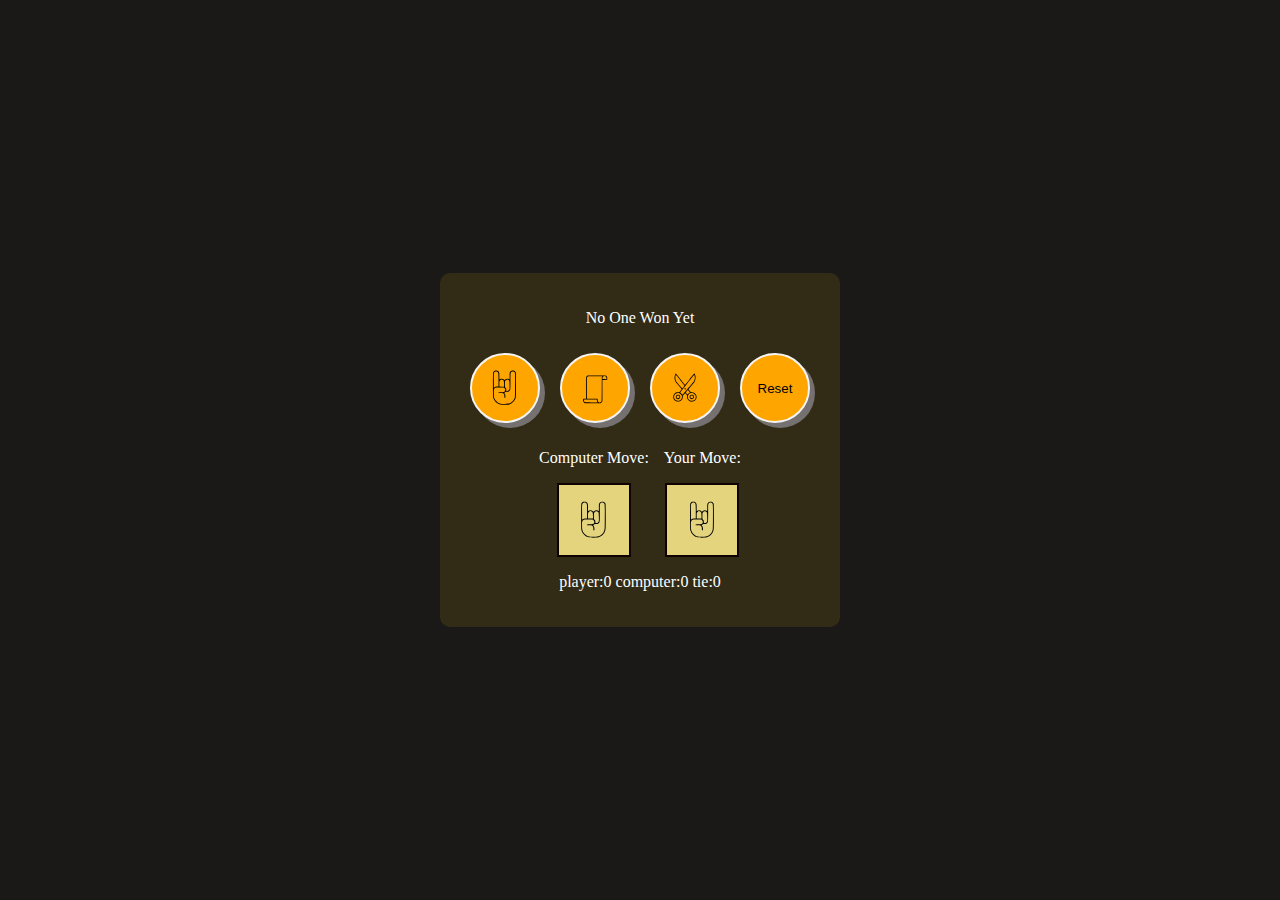
<file: RPS/index.html>
<!DOCTYPE html>
<html lang="en">
<head>
    <meta charset="UTF-8">
    <meta name="viewport" content="width=device-width, initial-scale=1.0">
    <link rel="stylesheet" href="rps.css">
    <link href="https://fonts.googleapis.com/css2?family=Poppins&display=swap" rel="stylesheet">
    <title>Rock-Paper-Sissors</title>
    <script src="rps.js"></script>
</head>
<body>

  <div class="bigcontainer">
      <p class="who-won" style="font-family: roboto;">No One Won Yet</p>
  <div class="container">
    <button class="move" onclick="userMove='rock';check()"><img src="images/rock.svg"></button>
    <button  class="move" onclick="userMove='paper';check();"><img src="images/paper.svg"></button>
    <button class="move" onclick="userMove='sissor';check()"><img src="images/sissor.svg"></button>
    <button class="move" onclick="reset()">Reset</button>
  </div>



<div class="move-div">
  <div class="move-item">
    <p class="who-move">Computer Move:</p>
    <div class="circle">
      <img class="pick" src="images/rock.svg">
    </div>
  </div>

  <div class="move-item">
    <p class="who-move">Your Move:</p>
    <div class="circle">
      <img class="pick" src="images/rock.svg">
    </div>
  </div>
</div>

    <p class="score" style="font-family: roboto;">player:0 computer:0 tie:0</p>
</div>

</body>
</html>
</file>
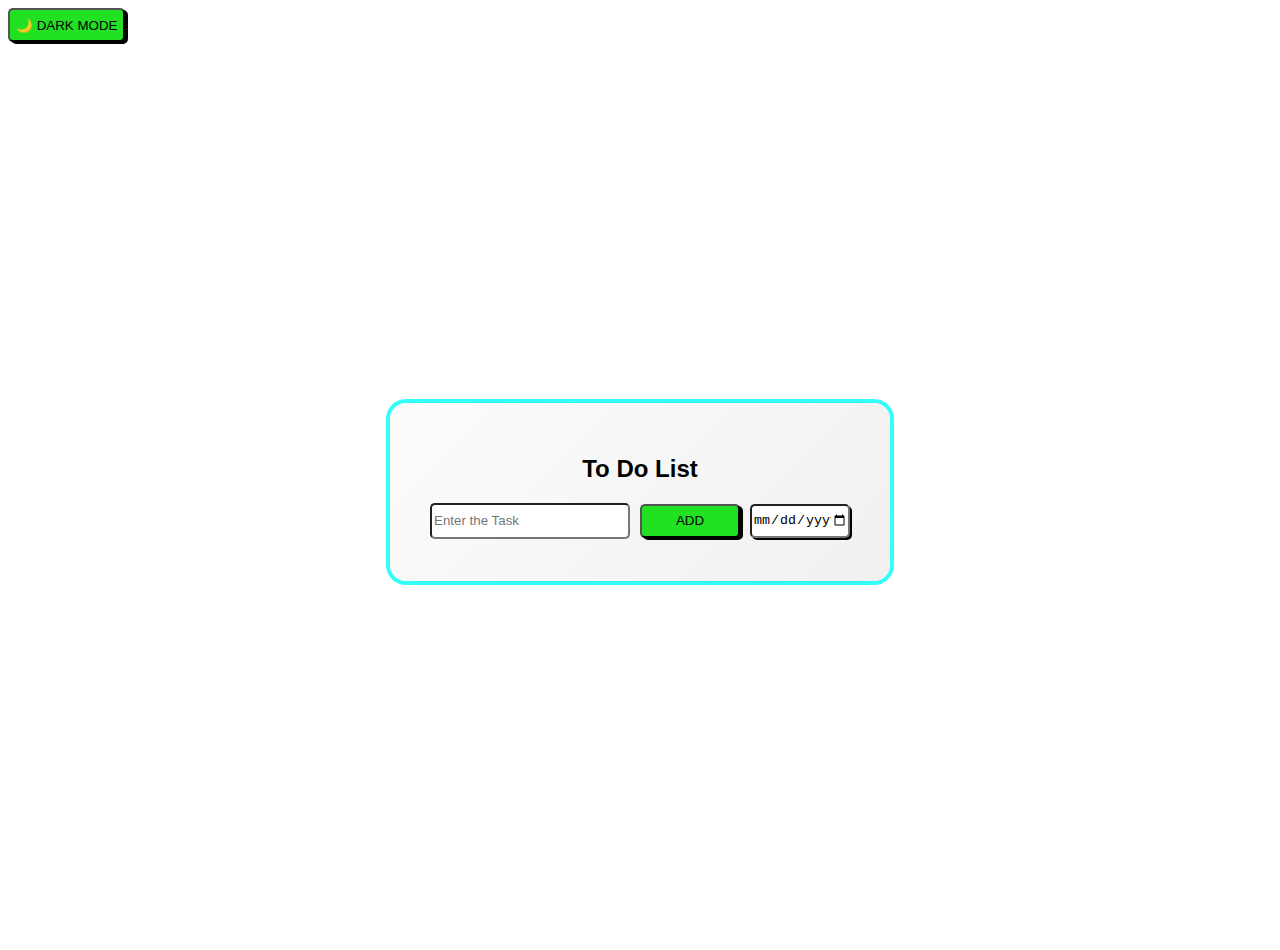
<file: todo_list/index.html>
<!DOCTYPE html>
<html lang="en">
<head>
    <meta charset="UTF-8">
    <meta name="viewport" content="width=device-width, initial-scale=1.0">
    <title>Document</title>
    <link rel="stylesheet" href="to_do.css">
     
</head>
<body>
  <button class="dark-toggle" onclick="document.body.classList.toggle('dark-mode')">🌙 Dark Mode</button>
<div class="bigcontainer">
  <div class="todo_wrapper">
    <h2>To Do List</h2>
    <div class="todo_grid">
      <input class="js_input" placeholder="Enter the Task" required>
      <button class="btn js_addbutton">Add</button>
      <input type="date" class="js_date">
      <div class="display_list todo_grid"></div>
    </div>
  </div>
</div>


<script src="to_do.js"></script>
</body>
</html>
</file>
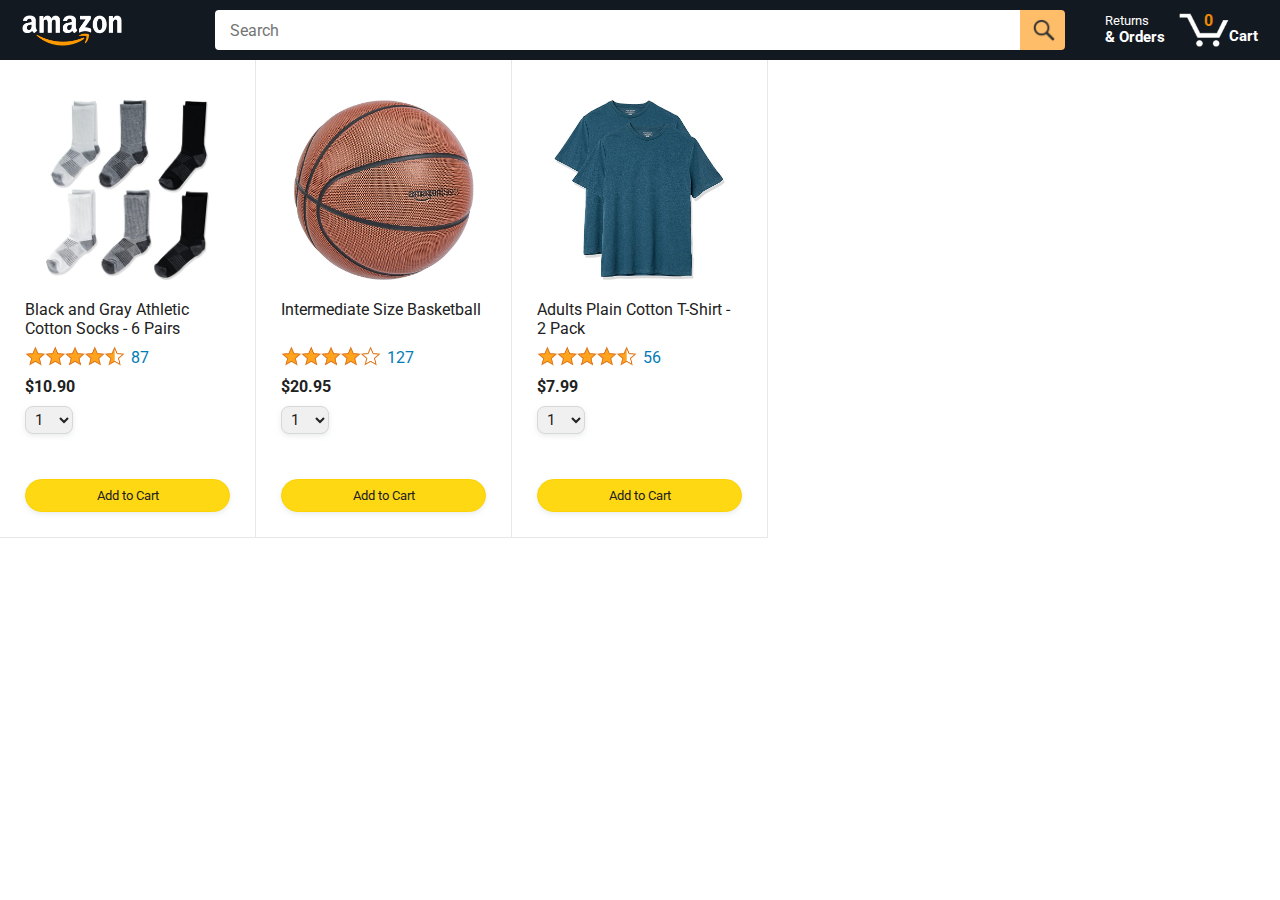
<file: amazon-project/amazon.html>
<!DOCTYPE html>
<html>
  <head>
    <title>Amazon Project</title>

    <!-- This code is needed for responsive design to work.
      (Responsive design = make the website look good on
      smaller screen sizes like a phone or a tablet). -->
    <meta name="viewport" content="width=device-width, initial-scale=1">

    <!-- Load a font called Roboto from Google Fonts. -->
    <link rel="preconnect" href="https://fonts.googleapis.com">
    <link rel="preconnect" href="https://fonts.gstatic.com" crossorigin>
    <link href="https://fonts.googleapis.com/css2?family=Roboto:wght@400;500;700&display=swap" rel="stylesheet">

    <!-- Here are the CSS files for this page. -->
    <link rel="stylesheet" href="styles/shared/general.css">
    <link rel="stylesheet" href="styles/shared/amazon-header.css">
    <link rel="stylesheet" href="styles/pages/amazon.css">
  </head>
  <body>
    <div class="amazon-header">
      <div class="amazon-header-left-section">
        <a href="amazon.html" class="header-link">
          <img class="amazon-logo"
            src="images/amazon-logo-white.png">
          <img class="amazon-mobile-logo"
            src="images/amazon-mobile-logo-white.png">
        </a>
      </div>

      <div class="amazon-header-middle-section">
        <input class="search-bar" type="text" placeholder="Search">

        <button class="search-button">
          <img class="search-icon" src="images/icons/search-icon.png">
        </button>
      </div>

      <div class="amazon-header-right-section">
        <a class="orders-link header-link" href="orders.html">
          <span class="returns-text">Returns</span>
          <span class="orders-text">& Orders</span>
        </a>

        <a class="cart-link header-link" href="checkout.html">
          <img class="cart-icon" src="images/icons/cart-icon.png">
          <div class="cart-quantity">0</div>
          <div class="cart-text">Cart</div>
        </a>
      </div>
    </div>
    
    <div class="main">
      <div class="products-grid">
        <div class="product-container">
          <div class="product-image-container">
            <img class="product-image"
              src="images/products/athletic-cotton-socks-6-pairs.jpg">
          </div>

          <div class="product-name limit-text-to-2-lines">
            Black and Gray Athletic Cotton Socks - 6 Pairs
          </div>

          <div class="product-rating-container">
            <img class="product-rating-stars"
              src="images/ratings/rating-45.png">
            <div class="product-rating-count link-primary">
              87
            </div>
          </div>

          <div class="product-price">
            $10.90
          </div>

          <div class="product-quantity-container">
            <select>
              <option selected value="1">1</option>
              <option value="2">2</option>
              <option value="3">3</option>
              <option value="4">4</option>
              <option value="5">5</option>
              <option value="6">6</option>
              <option value="7">7</option>
              <option value="8">8</option>
              <option value="9">9</option>
              <option value="10">10</option>
            </select>
          </div>

          <div class="product-spacer"></div>

          <div class="added-to-cart">
            <img src="images/icons/checkmark.png">
            Added
          </div>

          <button class="add-to-cart-button button-primary">
            Add to Cart
          </button>
        </div>

        <div class="product-container">
          <div class="product-image-container">
            <img class="product-image"
              src="images/products/intermediate-composite-basketball.jpg">
          </div>

          <div class="product-name limit-text-to-2-lines">
            Intermediate Size Basketball
          </div>

          <div class="product-rating-container">
            <img class="product-rating-stars"
              src="images/ratings/rating-40.png">
            <div class="product-rating-count link-primary">
              127
            </div>
          </div>

          <div class="product-price">
            $20.95
          </div>

          <div class="product-quantity-container">
            <select>
              <option selected value="1">1</option>
              <option value="2">2</option>
              <option value="3">3</option>
              <option value="4">4</option>
              <option value="5">5</option>
              <option value="6">6</option>
              <option value="7">7</option>
              <option value="8">8</option>
              <option value="9">9</option>
              <option value="10">10</option>
            </select>
          </div>

          <div class="product-spacer"></div>

          <div class="added-to-cart">
            <img src="images/icons/checkmark.png">
            Added
          </div>

          <button class="add-to-cart-button button-primary">
            Add to Cart
          </button>
        </div>

        <div class="product-container">
          <div class="product-image-container">
            <img class="product-image"
              src="images/products/adults-plain-cotton-tshirt-2-pack-teal.jpg">
          </div>

          <div class="product-name limit-text-to-2-lines">
            Adults Plain Cotton T-Shirt - 2 Pack
          </div>

          <div class="product-rating-container">
            <img class="product-rating-stars"
              src="images/ratings/rating-45.png">
            <div class="product-rating-count link-primary">
              56
            </div>
          </div>

          <div class="product-price">
            $7.99
          </div>

          <div class="product-quantity-container">
            <select>
              <option selected value="1">1</option>
              <option value="2">2</option>
              <option value="3">3</option>
              <option value="4">4</option>
              <option value="5">5</option>
              <option value="6">6</option>
              <option value="7">7</option>
              <option value="8">8</option>
              <option value="9">9</option>
              <option value="10">10</option>
            </select>
          </div>

          <div class="product-spacer"></div>

          <div class="added-to-cart">
            <img src="images/icons/checkmark.png">
            Added
          </div>

          <button class="add-to-cart-button button-primary">
            Add to Cart
          </button>
        </div>
      </div>
    </div>
  </body>
  
  
  <script type="module" src="amazon.js"></script>
</html>
</file>
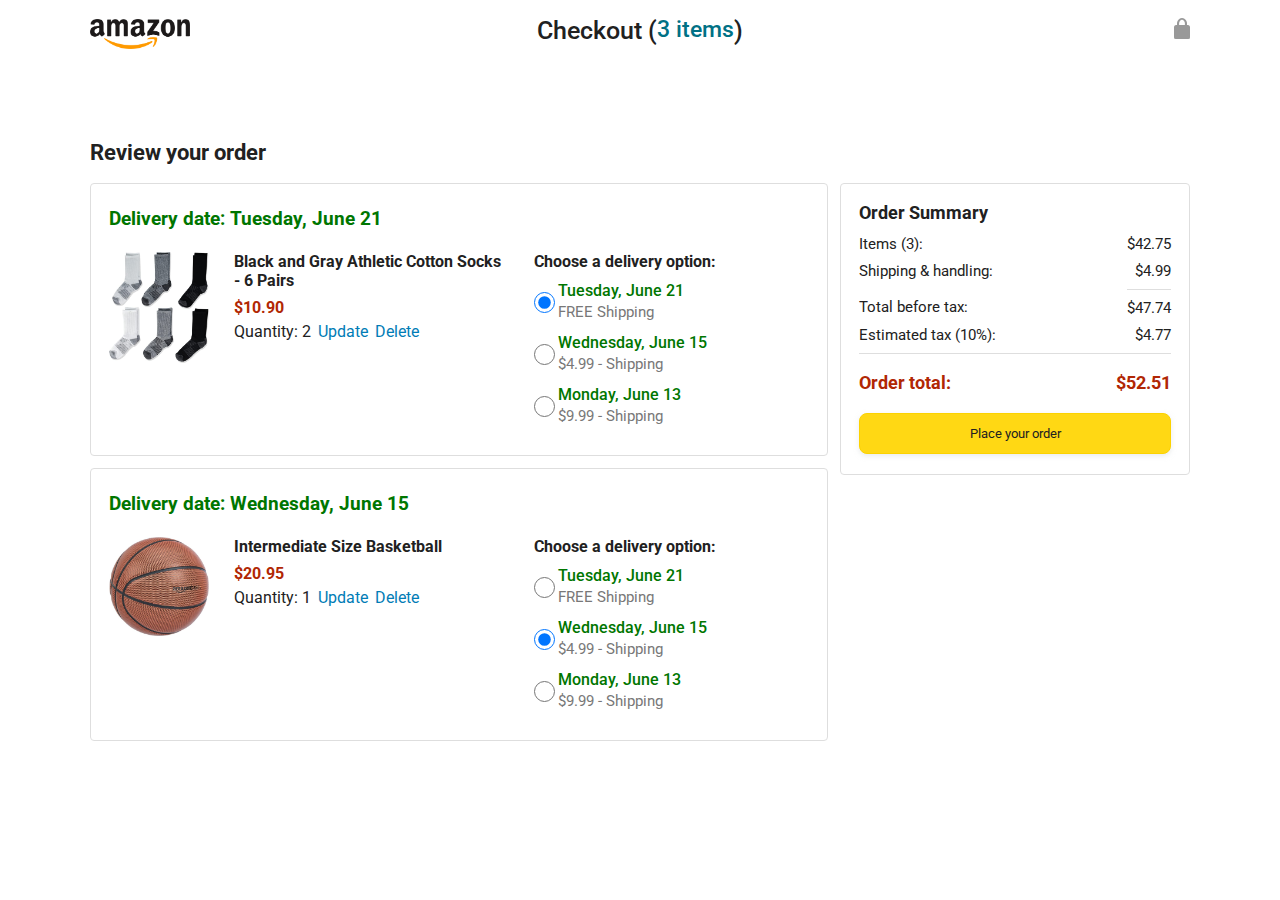
<file: amazon-project/checkout.html>
<!DOCTYPE html>
<html>
  <head>
    <title>Checkout</title>

    <!-- This code is needed for responsive design to work.
      (Responsive design = make the website look good on
      smaller screen sizes like a phone or a tablet). -->
    <meta name="viewport" content="width=device-width, initial-scale=1">

    <!-- Load a font called Roboto from Google Fonts. -->
    <link rel="preconnect" href="https://fonts.googleapis.com">
    <link rel="preconnect" href="https://fonts.gstatic.com" crossorigin>
    <link href="https://fonts.googleapis.com/css2?family=Roboto:wght@400;500;700&display=swap" rel="stylesheet">

    <!-- Here are the CSS files for this page. -->
    <link rel="stylesheet" href="styles/shared/general.css">
    <link rel="stylesheet" href="styles/pages/checkout/checkout-header.css">
    <link rel="stylesheet" href="styles/pages/checkout/checkout.css">
  </head>
  <body>
    <div class="checkout-header">
      <div class="header-content">
        <div class="checkout-header-left-section">
          <a href="amazon.html">
            <img class="amazon-logo" src="images/amazon-logo.png">
            <img class="amazon-mobile-logo" src="images/amazon-mobile-logo.png">
          </a>
        </div>

        <div class="checkout-header-middle-section">
          Checkout (<a class="return-to-home-link"
            href="amazon.html">3 items</a>)
        </div>

        <div class="checkout-header-right-section">
          <img src="images/icons/checkout-lock-icon.png">
        </div>
      </div>
    </div>

    <div class="main">
      <div class="page-title">Review your order</div>

      <div class="checkout-grid">
        <div class="order-summary">
          <div class="cart-item-container">
            <div class="delivery-date">
              Delivery date: Tuesday, June 21
            </div>

            <div class="cart-item-details-grid">
              <img class="product-image"
                src="images/products/athletic-cotton-socks-6-pairs.jpg">

              <div class="cart-item-details">
                <div class="product-name">
                  Black and Gray Athletic Cotton Socks - 6 Pairs
                </div>
                <div class="product-price">
                  $10.90
                </div>
                <div class="product-quantity">
                  <span>
                    Quantity: <span class="quantity-label">2</span>
                  </span>
                  <span class="update-quantity-link link-primary">
                    Update
                  </span>
                  <span class="delete-quantity-link link-primary">
                    Delete
                  </span>
                </div>
              </div>

              <div class="delivery-options">
                <div class="delivery-options-title">
                  Choose a delivery option:
                </div>
                <div class="delivery-option">
                  <input type="radio" checked
                    class="delivery-option-input"
                    name="delivery-option-1">
                  <div>
                    <div class="delivery-option-date">
                      Tuesday, June 21
                    </div>
                    <div class="delivery-option-price">
                      FREE Shipping
                    </div>
                  </div>
                </div>
                <div class="delivery-option">
                  <input type="radio"
                    class="delivery-option-input"
                    name="delivery-option-1">
                  <div>
                    <div class="delivery-option-date">
                      Wednesday, June 15
                    </div>
                    <div class="delivery-option-price">
                      $4.99 - Shipping
                    </div>
                  </div>
                </div>
                <div class="delivery-option">
                  <input type="radio"
                    class="delivery-option-input"
                    name="delivery-option-1">
                  <div>
                    <div class="delivery-option-date">
                      Monday, June 13
                    </div>
                    <div class="delivery-option-price">
                      $9.99 - Shipping
                    </div>
                  </div>
                </div>
              </div>
            </div>
          </div>

          <div class="cart-item-container">
            <div class="delivery-date">
              Delivery date: Wednesday, June 15
            </div>

            <div class="cart-item-details-grid">
              <img class="product-image"
                src="images/products/intermediate-composite-basketball.jpg">

              <div class="cart-item-details">
                <div class="product-name">
                  Intermediate Size Basketball
                </div>
                <div class="product-price">
                  $20.95
                </div>
                <div class="product-quantity">
                  <span>
                    Quantity: <span class="quantity-label">1</span>
                  </span>
                  <span class="update-quantity-link link-primary">
                    Update
                  </span>
                  <span class="delete-quantity-link link-primary">
                    Delete
                  </span>
                </div>
              </div>

              <div class="delivery-options">
                <div class="delivery-options-title">
                  Choose a delivery option:
                </div>

                <div class="delivery-option">
                  <input type="radio" class="delivery-option-input"
                    name="delivery-option-2">
                  <div>
                    <div class="delivery-option-date">
                      Tuesday, June 21
                    </div>
                    <div class="delivery-option-price">
                      FREE Shipping
                    </div>
                  </div>
                </div>
                <div class="delivery-option">
                  <input type="radio" checked class="delivery-option-input"
                    name="delivery-option-2">
                  <div>
                    <div class="delivery-option-date">
                      Wednesday, June 15
                    </div>
                    <div class="delivery-option-price">
                      $4.99 - Shipping
                    </div>
                  </div>
                </div>
                <div class="delivery-option">
                  <input type="radio" class="delivery-option-input"
                    name="delivery-option-2">
                  <div>
                    <div class="delivery-option-date">
                      Monday, June 13
                    </div>
                    <div class="delivery-option-price">
                      $9.99 - Shipping
                    </div>
                  </div>
                </div>
              </div>
            </div>
          </div>
        </div>

        <div class="payment-summary">
          <div class="payment-summary-title">
            Order Summary
          </div>

          <div class="payment-summary-row">
            <div>Items (3):</div>
            <div class="payment-summary-money">$42.75</div>
          </div>

          <div class="payment-summary-row">
            <div>Shipping &amp; handling:</div>
            <div class="payment-summary-money">$4.99</div>
          </div>

          <div class="payment-summary-row subtotal-row">
            <div>Total before tax:</div>
            <div class="payment-summary-money">$47.74</div>
          </div>

          <div class="payment-summary-row">
            <div>Estimated tax (10%):</div>
            <div class="payment-summary-money">$4.77</div>
          </div>

          <div class="payment-summary-row total-row">
            <div>Order total:</div>
            <div class="payment-summary-money">$52.51</div>
          </div>

          <button class="place-order-button button-primary">
            Place your order
          </button>
        </div>
      </div>
    </div>
  </body>
</html>
</file>
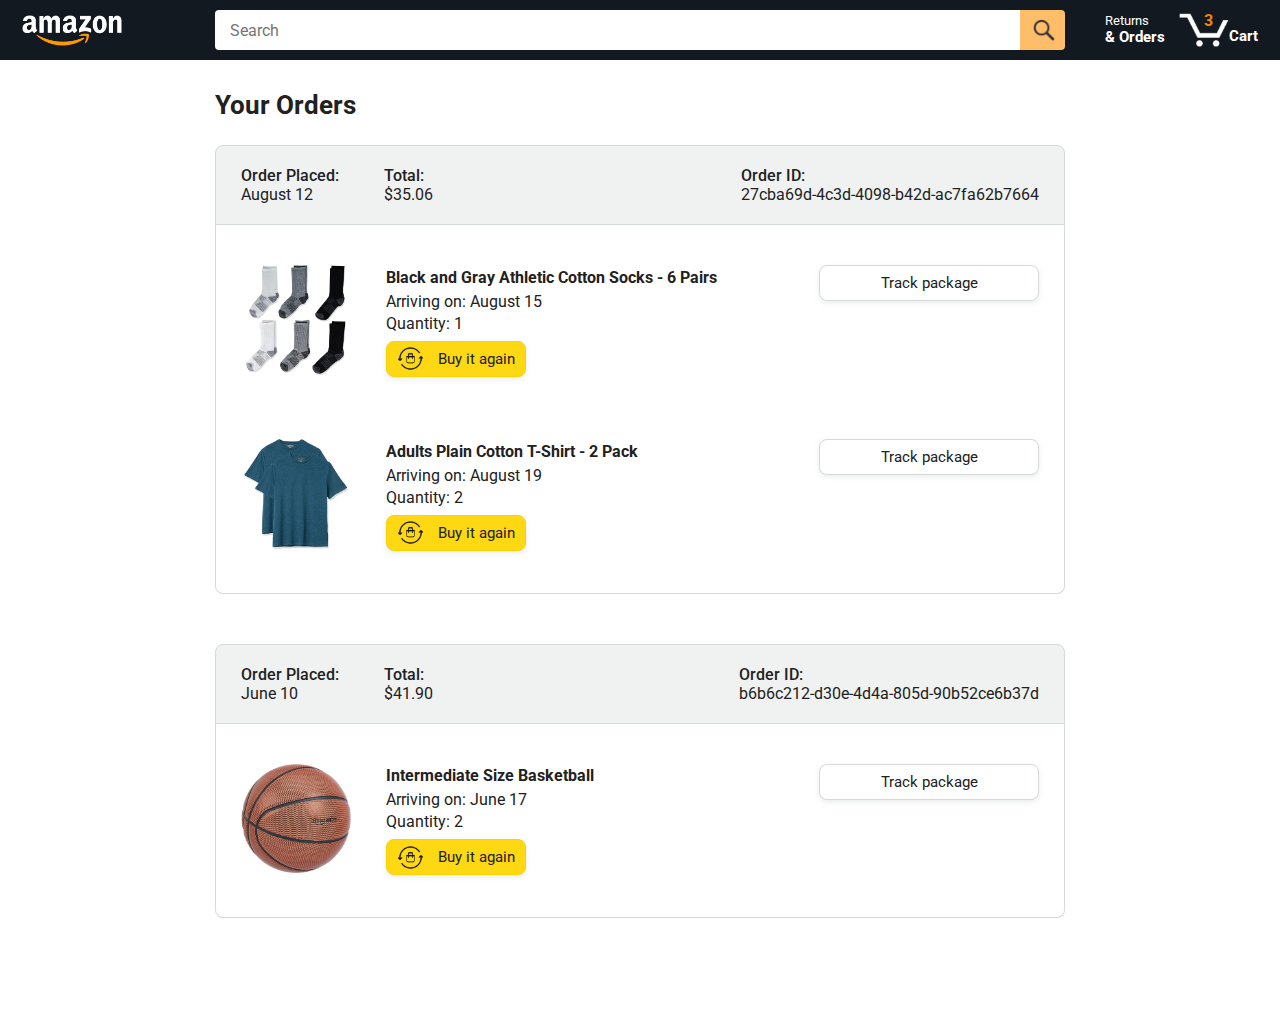
<file: amazon-project/orders.html>
<!DOCTYPE html>
<html>
  <head>
    <title>Orders</title>

    <!-- This code is needed for responsive design to work.
      (Responsive design = make the website look good on
      smaller screen sizes like a phone or a tablet). -->
    <meta name="viewport" content="width=device-width, initial-scale=1">

    <!-- Load a font called Roboto from Google Fonts. -->
    <link rel="preconnect" href="https://fonts.googleapis.com">
    <link rel="preconnect" href="https://fonts.gstatic.com" crossorigin>
    <link href="https://fonts.googleapis.com/css2?family=Roboto:wght@400;500;700&display=swap" rel="stylesheet">

    <!-- Here are the CSS files for this page. -->
    <link rel="stylesheet" href="styles/shared/general.css">
    <link rel="stylesheet" href="styles/shared/amazon-header.css">
    <link rel="stylesheet" href="styles/pages/orders.css">
  </head>
  <body>
    <div class="amazon-header">
      <div class="amazon-header-left-section">
        <a href="amazon.html" class="header-link">
          <img class="amazon-logo"
            src="images/amazon-logo-white.png">
          <img class="amazon-mobile-logo"
            src="images/amazon-mobile-logo-white.png">
        </a>
      </div>

      <div class="amazon-header-middle-section">
        <input class="search-bar" type="text" placeholder="Search">

        <button class="search-button">
          <img class="search-icon" src="images/icons/search-icon.png">
        </button>
      </div>

      <div class="amazon-header-right-section">
        <a class="orders-link header-link" href="orders.html">
          <span class="returns-text">Returns</span>
          <span class="orders-text">& Orders</span>
        </a>

        <a class="cart-link header-link" href="checkout.html">
          <img class="cart-icon" src="images/icons/cart-icon.png">
          <div class="cart-quantity">3</div>
          <div class="cart-text">Cart</div>
        </a>
      </div>
    </div>

    <div class="main">
      <div class="page-title">Your Orders</div>

      <div class="orders-grid">
        <div class="order-container">
          
          <div class="order-header">
            <div class="order-header-left-section">
              <div class="order-date">
                <div class="order-header-label">Order Placed:</div>
                <div>August 12</div>
              </div>
              <div class="order-total">
                <div class="order-header-label">Total:</div>
                <div>$35.06</div>
              </div>
            </div>

            <div class="order-header-right-section">
              <div class="order-header-label">Order ID:</div>
              <div>27cba69d-4c3d-4098-b42d-ac7fa62b7664</div>
            </div>
          </div>

          <div class="order-details-grid">
            <div class="product-image-container">
              <img src="images/products/athletic-cotton-socks-6-pairs.jpg">
            </div>

            <div class="product-details">
              <div class="product-name">
                Black and Gray Athletic Cotton Socks - 6 Pairs
              </div>
              <div class="product-delivery-date">
                Arriving on: August 15
              </div>
              <div class="product-quantity">
                Quantity: 1
              </div>
              <button class="buy-again-button button-primary">
                <img class="buy-again-icon" src="images/icons/buy-again.png">
                <span class="buy-again-message">Buy it again</span>
              </button>
            </div>

            <div class="product-actions">
              <a href="tracking.html">
                <button class="track-package-button button-secondary">
                  Track package
                </button>
              </a>
            </div>

            <div class="product-image-container">
              <img src="images/products/adults-plain-cotton-tshirt-2-pack-teal.jpg">
            </div>

            <div class="product-details">
              <div class="product-name">
                Adults Plain Cotton T-Shirt - 2 Pack
              </div>
              <div class="product-delivery-date">
                Arriving on: August 19
              </div>
              <div class="product-quantity">
                Quantity: 2
              </div>
              <button class="buy-again-button button-primary">
                <img class="buy-again-icon" src="images/icons/buy-again.png">
                <span class="buy-again-message">Buy it again</span>
              </button>
            </div>

            <div class="product-actions">
              <a href="tracking.html">
                <button class="track-package-button button-secondary">
                  Track package
                </button>
              </a>
            </div>
          </div>
        </div>

        <div class="order-container">

          <div class="order-header">
            <div class="order-header-left-section">
              <div class="order-date">
                <div class="order-header-label">Order Placed:</div>
                <div>June 10</div>
              </div>
              <div class="order-total">
                <div class="order-header-label">Total:</div>
                <div>$41.90</div>
              </div>
            </div>

            <div class="order-header-right-section">
              <div class="order-header-label">Order ID:</div>
              <div>b6b6c212-d30e-4d4a-805d-90b52ce6b37d</div>
            </div>
          </div>

          <div class="order-details-grid">
            <div class="product-image-container">
              <img src="images/products/intermediate-composite-basketball.jpg">
            </div>

            <div class="product-details">
              <div class="product-name">
                Intermediate Size Basketball
              </div>
              <div class="product-delivery-date">
                Arriving on: June 17
              </div>
              <div class="product-quantity">
                Quantity: 2
              </div>
              <button class="buy-again-button button-primary">
                <img class="buy-again-icon" src="images/icons/buy-again.png">
                <span class="buy-again-message">Buy it again</span>
              </button>
            </div>

            <div class="product-actions">
              <a href="tracking.html">
                <button class="track-package-button button-secondary">
                  Track package
                </button>
              </a>
            </div>
          </div>
        </div>
      </div>
    </div>
  </body>
</html>
</file>
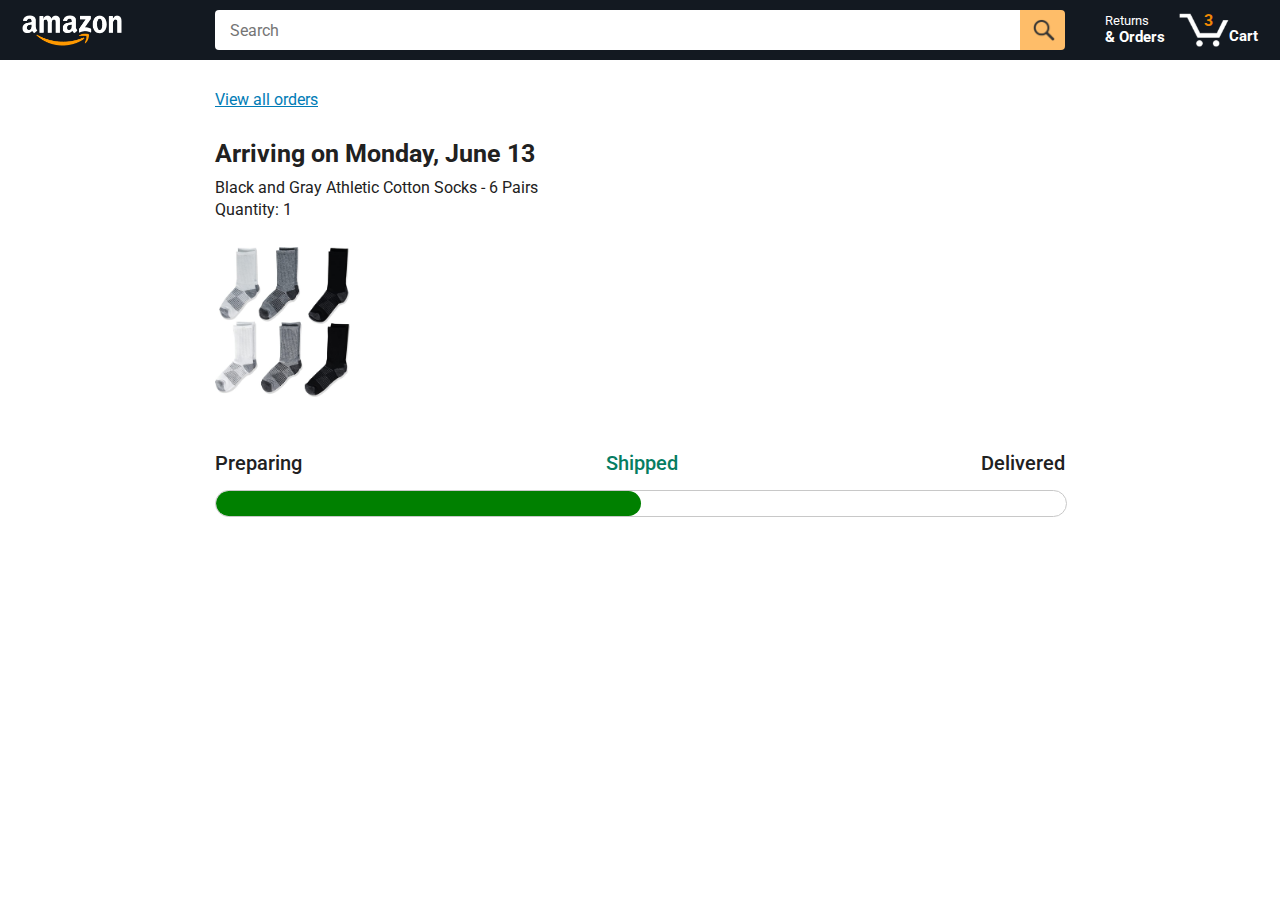
<file: amazon-project/tracking.html>
<!DOCTYPE html>
<html>
  <head>
    <title>Tracking</title>

    <!-- This code is needed for responsive design to work.
      (Responsive design = make the website look good on
      smaller screen sizes like a phone or a tablet). -->
    <meta name="viewport" content="width=device-width, initial-scale=1">

    <!-- Load a font called Roboto from Google Fonts. -->
    <link rel="preconnect" href="https://fonts.googleapis.com">
    <link rel="preconnect" href="https://fonts.gstatic.com" crossorigin>
    <link href="https://fonts.googleapis.com/css2?family=Roboto:wght@400;500;700&display=swap" rel="stylesheet">

    <!-- Here are the CSS files for this page. -->
    <link rel="stylesheet" href="styles/shared/general.css">
    <link rel="stylesheet" href="styles/shared/amazon-header.css">
    <link rel="stylesheet" href="styles/pages/tracking.css">
  </head>
  <body>
    <div class="amazon-header">
      <div class="amazon-header-left-section">
        <a href="amazon.html" class="header-link">
          <img class="amazon-logo"
            src="images/amazon-logo-white.png">
          <img class="amazon-mobile-logo"
            src="images/amazon-mobile-logo-white.png">
        </a>
      </div>

      <div class="amazon-header-middle-section">
        <input class="search-bar" type="text" placeholder="Search">

        <button class="search-button">
          <img class="search-icon" src="images/icons/search-icon.png">
        </button>
      </div>

      <div class="amazon-header-right-section">
        <a class="orders-link header-link" href="orders.html">
          <span class="returns-text">Returns</span>
          <span class="orders-text">& Orders</span>
        </a>

        <a class="cart-link header-link" href="checkout.html">
          <img class="cart-icon" src="images/icons/cart-icon.png">
          <div class="cart-quantity">3</div>
          <div class="cart-text">Cart</div>
        </a>
      </div>
    </div>

    <div class="main">
      <div class="order-tracking">
        <a class="back-to-orders-link link-primary" href="orders.html">
          View all orders
        </a>

        <div class="delivery-date">
          Arriving on Monday, June 13
        </div>

        <div class="product-info">
          Black and Gray Athletic Cotton Socks - 6 Pairs
        </div>

        <div class="product-info">
          Quantity: 1
        </div>

        <img class="product-image" src="images/products/athletic-cotton-socks-6-pairs.jpg">

        <div class="progress-labels-container">
          <div class="progress-label">
            Preparing
          </div>
          <div class="progress-label current-status">
            Shipped
          </div>
          <div class="progress-label">
            Delivered
          </div>
        </div>

        <div class="progress-bar-container">
          <div class="progress-bar"></div>
        </div>
      </div>
    </div>
  </body>
</html>
</file>
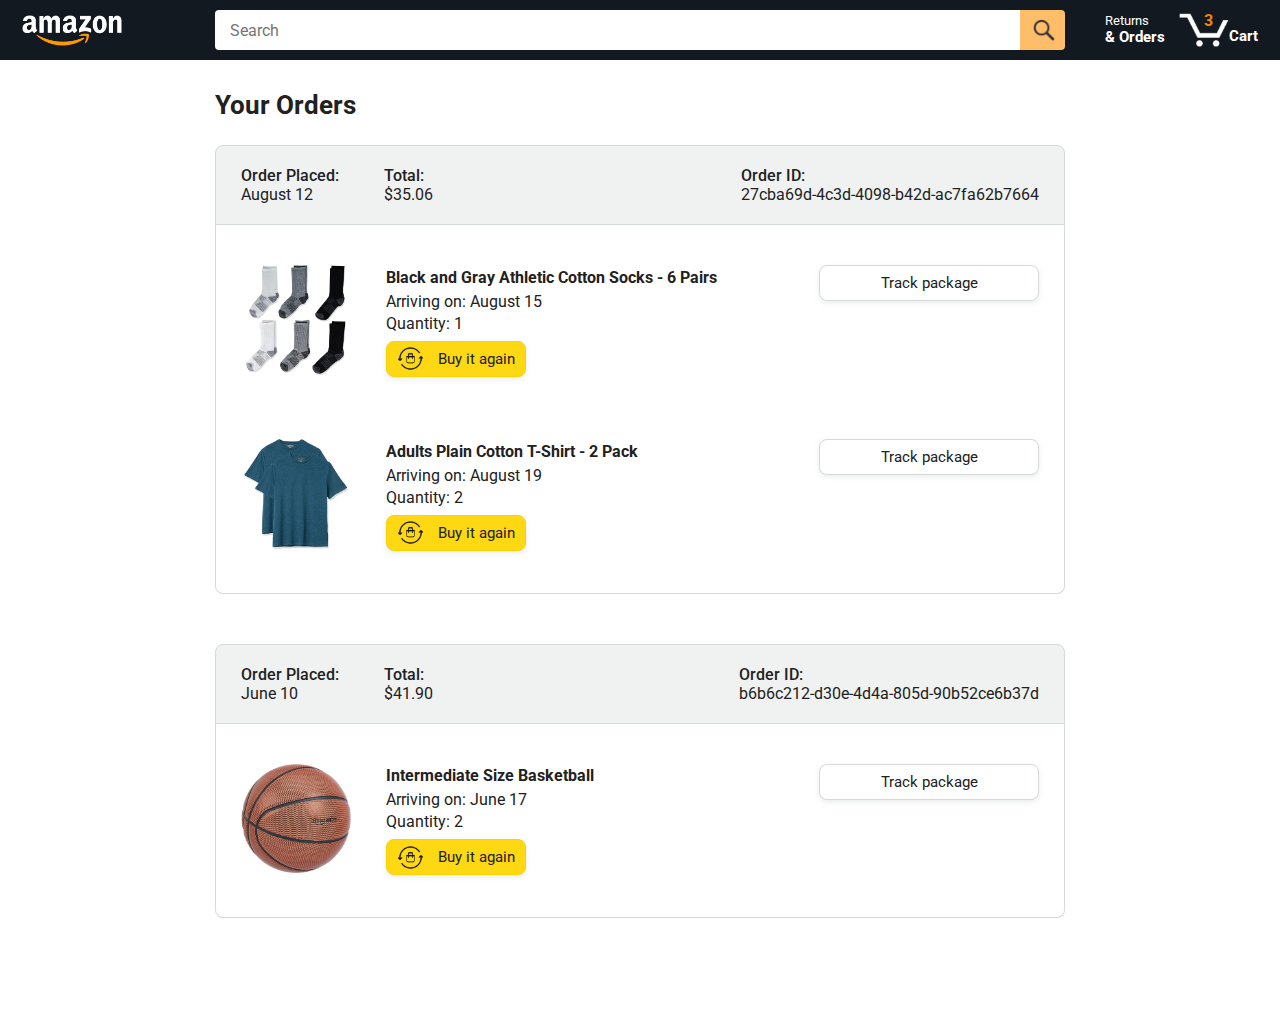
<file: docs/orders.html>
<!DOCTYPE html>
<html>
  <head>
    <title>Orders</title>

    <!-- This code is needed for responsive design to work.
      (Responsive design = make the website look good on
      smaller screen sizes like a phone or a tablet). -->
    <meta name="viewport" content="width=device-width, initial-scale=1">

    <!-- Load a font called Roboto from Google Fonts. -->
    <link rel="preconnect" href="https://fonts.googleapis.com">
    <link rel="preconnect" href="https://fonts.gstatic.com" crossorigin>
    <link href="https://fonts.googleapis.com/css2?family=Roboto:wght@400;500;700&display=swap" rel="stylesheet">

    <!-- Here are the CSS files for this page. -->
    <link rel="stylesheet" href="styles/shared/general.css">
    <link rel="stylesheet" href="styles/shared/amazon-header.css">
    <link rel="stylesheet" href="styles/pages/orders.css">
  </head>
  <body>
    <div class="amazon-header">
      <div class="amazon-header-left-section">
        <a href="index.html" class="header-link">
          <img class="amazon-logo"
            src="images/amazon-logo-white.png">
          <img class="amazon-mobile-logo"
            src="images/amazon-mobile-logo-white.png">
        </a>
      </div>

      <div class="amazon-header-middle-section">
        <input class="search-bar" type="text" placeholder="Search">

        <button class="search-button">
          <img class="search-icon" src="images/icons/search-icon.png">
        </button>
      </div>

      <div class="amazon-header-right-section">
        <a class="orders-link header-link" href="orders.html">
          <span class="returns-text">Returns</span>
          <span class="orders-text">& Orders</span>
        </a>

        <a class="cart-link header-link" href="checkout.html">
          <img class="cart-icon" src="images/icons/cart-icon.png">
          <div class="cart-quantity">3</div>
          <div class="cart-text">Cart</div>
        </a>
      </div>
    </div>

    <div class="main">
      <div class="page-title">Your Orders</div>

      <div class="orders-grid">
        <div class="order-container">
          
          <div class="order-header">
            <div class="order-header-left-section">
              <div class="order-date">
                <div class="order-header-label">Order Placed:</div>
                <div>August 12</div>
              </div>
              <div class="order-total">
                <div class="order-header-label">Total:</div>
                <div>$35.06</div>
              </div>
            </div>

            <div class="order-header-right-section">
              <div class="order-header-label">Order ID:</div>
              <div>27cba69d-4c3d-4098-b42d-ac7fa62b7664</div>
            </div>
          </div>

          <div class="order-details-grid">
            <div class="product-image-container">
              <img src="images/products/athletic-cotton-socks-6-pairs.jpg">
            </div>

            <div class="product-details">
              <div class="product-name">
                Black and Gray Athletic Cotton Socks - 6 Pairs
              </div>
              <div class="product-delivery-date">
                Arriving on: August 15
              </div>
              <div class="product-quantity">
                Quantity: 1
              </div>
              <button class="buy-again-button button-primary">
                <img class="buy-again-icon" src="images/icons/buy-again.png">
                <span class="buy-again-message">Buy it again</span>
              </button>
            </div>

            <div class="product-actions">
              <a href="tracking.html">
                <button class="track-package-button button-secondary">
                  Track package
                </button>
              </a>
            </div>

            <div class="product-image-container">
              <img src="images/products/adults-plain-cotton-tshirt-2-pack-teal.jpg">
            </div>

            <div class="product-details">
              <div class="product-name">
                Adults Plain Cotton T-Shirt - 2 Pack
              </div>
              <div class="product-delivery-date">
                Arriving on: August 19
              </div>
              <div class="product-quantity">
                Quantity: 2
              </div>
              <button class="buy-again-button button-primary">
                <img class="buy-again-icon" src="images/icons/buy-again.png">
                <span class="buy-again-message">Buy it again</span>
              </button>
            </div>

            <div class="product-actions">
              <a href="tracking.html">
                <button class="track-package-button button-secondary">
                  Track package
                </button>
              </a>
            </div>
          </div>
        </div>

        <div class="order-container">

          <div class="order-header">
            <div class="order-header-left-section">
              <div class="order-date">
                <div class="order-header-label">Order Placed:</div>
                <div>June 10</div>
              </div>
              <div class="order-total">
                <div class="order-header-label">Total:</div>
                <div>$41.90</div>
              </div>
            </div>

            <div class="order-header-right-section">
              <div class="order-header-label">Order ID:</div>
              <div>b6b6c212-d30e-4d4a-805d-90b52ce6b37d</div>
            </div>
          </div>

          <div class="order-details-grid">
            <div class="product-image-container">
              <img src="images/products/intermediate-composite-basketball.jpg">
            </div>

            <div class="product-details">
              <div class="product-name">
                Intermediate Size Basketball
              </div>
              <div class="product-delivery-date">
                Arriving on: June 17
              </div>
              <div class="product-quantity">
                Quantity: 2
              </div>
              <button class="buy-again-button button-primary">
                <img class="buy-again-icon" src="images/icons/buy-again.png">
                <span class="buy-again-message">Buy it again</span>
              </button>
            </div>

            <div class="product-actions">
              <a href="tracking.html">
                <button class="track-package-button button-secondary">
                  Track package
                </button>
              </a>
            </div>
          </div>
        </div>
      </div>
    </div>
  </body>
</html>
</file>
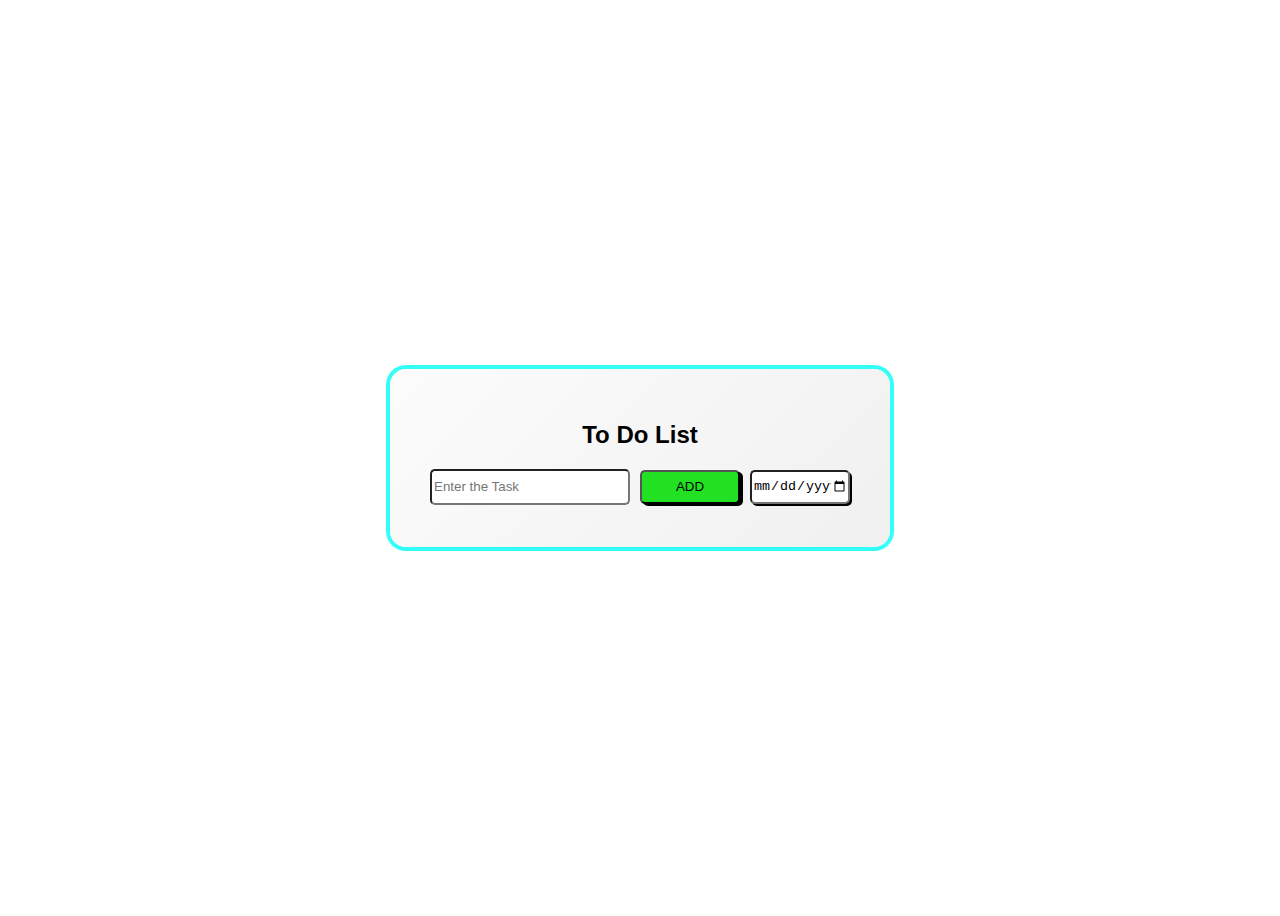
<file: docs/to_do.html>
<!DOCTYPE html>
<html lang="en">
<head>
    <meta charset="UTF-8">
    <meta name="viewport" content="width=device-width, initial-scale=1.0">
    <title>Document</title>
    <link rel="stylesheet" href="to_do.css">
</head>
<body>
<div class="bigcontainer">
  <div class="todo_wrapper">
    <h2>To Do List</h2>
    <div class="todo_grid">
      <input class="js_input" placeholder="Enter the Task" required>
      <button class="btn btn-shadow-drop btn-shadow-drop--black" onclick="addfun()">Add</button>
      <input type="date" class="js_date">
      <div class="display_list todo_grid"></div>
    </div>
  </div>
</div>


<!-- starting of JS from below  -->
    <script>
        const todolist=[
        ];
       // const tododate=[];

        document.querySelector('.js_input').addEventListener('keydown', function(event) {
  if (event.key === 'Enter') {
    addfun();
  }
});//to take input by pressing the enter key

   function renderhtml() {
    const dis_obj = document.querySelector(".display_list");
    let todohtml = [];

  

    for (let i = 0; i < todolist.length; i++) {
        todohtml.push(
            `<div>${todolist[i].name}</div>
             <div> ${ todolist[i].date ? todolist[i].date : ''}</div>
             <button class="del_btn" onclick="del(${i})">Delete</button>`
        );
    }
    dis_obj.innerHTML = todohtml.join('');
}

function del(i) {
    todolist.splice(i, 1);
   // tododate.splice(i, 1);
    renderhtml();
}

function addfun() {
    const temp = document.querySelector(".js_input");
    const name = temp.value;
    const date_obj = document.querySelector(".js_date");
    const date = date_obj.value;

    if(name===''){
      return null;
    }

    
//creating an obj then pushing it in the array bcuz our is made of object
    todolist.push({
      name,
      date
      /*or
      name:name
      date:date
      //since the variable name is same as property or arttributs of obj we can use above shorthand
      */
    });
    

    temp.value = '';
    date_obj.value = '';

    renderhtml();
}




    </script>
</body>
</html>
</file>
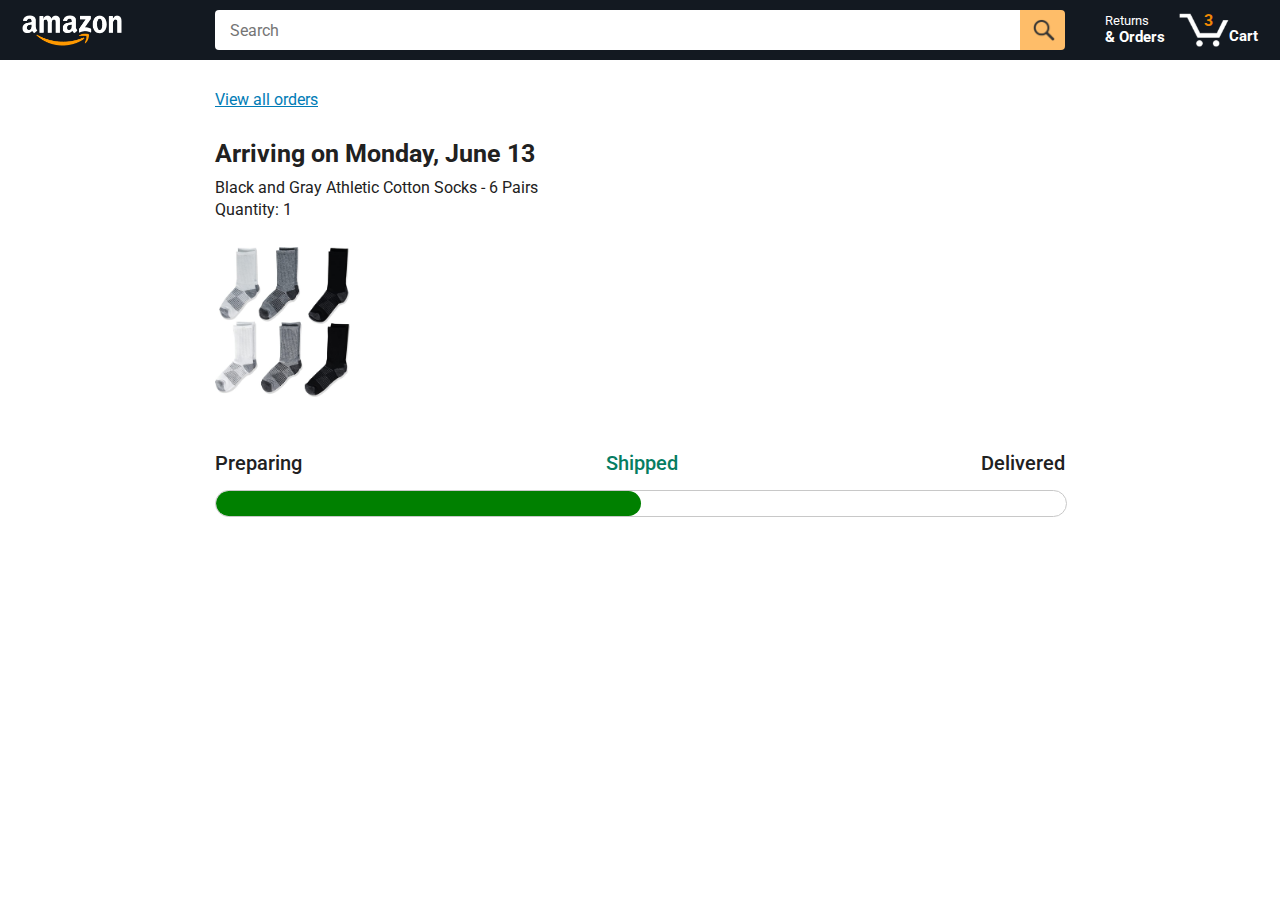
<file: docs/tracking.html>
<!DOCTYPE html>
<html>
  <head>
    <title>Tracking</title>

    <!-- This code is needed for responsive design to work.
      (Responsive design = make the website look good on
      smaller screen sizes like a phone or a tablet). -->
    <meta name="viewport" content="width=device-width, initial-scale=1">

    <!-- Load a font called Roboto from Google Fonts. -->
    <link rel="preconnect" href="https://fonts.googleapis.com">
    <link rel="preconnect" href="https://fonts.gstatic.com" crossorigin>
    <link href="https://fonts.googleapis.com/css2?family=Roboto:wght@400;500;700&display=swap" rel="stylesheet">

    <!-- Here are the CSS files for this page. -->
    <link rel="stylesheet" href="styles/shared/general.css">
    <link rel="stylesheet" href="styles/shared/amazon-header.css">
    <link rel="stylesheet" href="styles/pages/tracking.css">
  </head>
  <body>
    <div class="amazon-header">
      <div class="amazon-header-left-section">
        <a href="index.html" class="header-link">
          <img class="amazon-logo"
            src="images/amazon-logo-white.png">
          <img class="amazon-mobile-logo"
            src="images/amazon-mobile-logo-white.png">
        </a>
      </div>

      <div class="amazon-header-middle-section">
        <input class="search-bar" type="text" placeholder="Search">

        <button class="search-button">
          <img class="search-icon" src="images/icons/search-icon.png">
        </button>
      </div>

      <div class="amazon-header-right-section">
        <a class="orders-link header-link" href="orders.html">
          <span class="returns-text">Returns</span>
          <span class="orders-text">& Orders</span>
        </a>

        <a class="cart-link header-link" href="checkout.html">
          <img class="cart-icon" src="images/icons/cart-icon.png">
          <div class="cart-quantity">3</div>
          <div class="cart-text">Cart</div>
        </a>
      </div>
    </div>

    <div class="main">
      <div class="order-tracking">
        <a class="back-to-orders-link link-primary" href="orders.html">
          View all orders
        </a>

        <div class="delivery-date">
          Arriving on Monday, June 13
        </div>

        <div class="product-info">
          Black and Gray Athletic Cotton Socks - 6 Pairs
        </div>

        <div class="product-info">
          Quantity: 1
        </div>

        <img class="product-image" src="images/products/athletic-cotton-socks-6-pairs.jpg">

        <div class="progress-labels-container">
          <div class="progress-label">
            Preparing
          </div>
          <div class="progress-label current-status">
            Shipped
          </div>
          <div class="progress-label">
            Delivered
          </div>
        </div>

        <div class="progress-bar-container">
          <div class="progress-bar"></div>
        </div>
      </div>
    </div>
  </body>
</html>
</file>
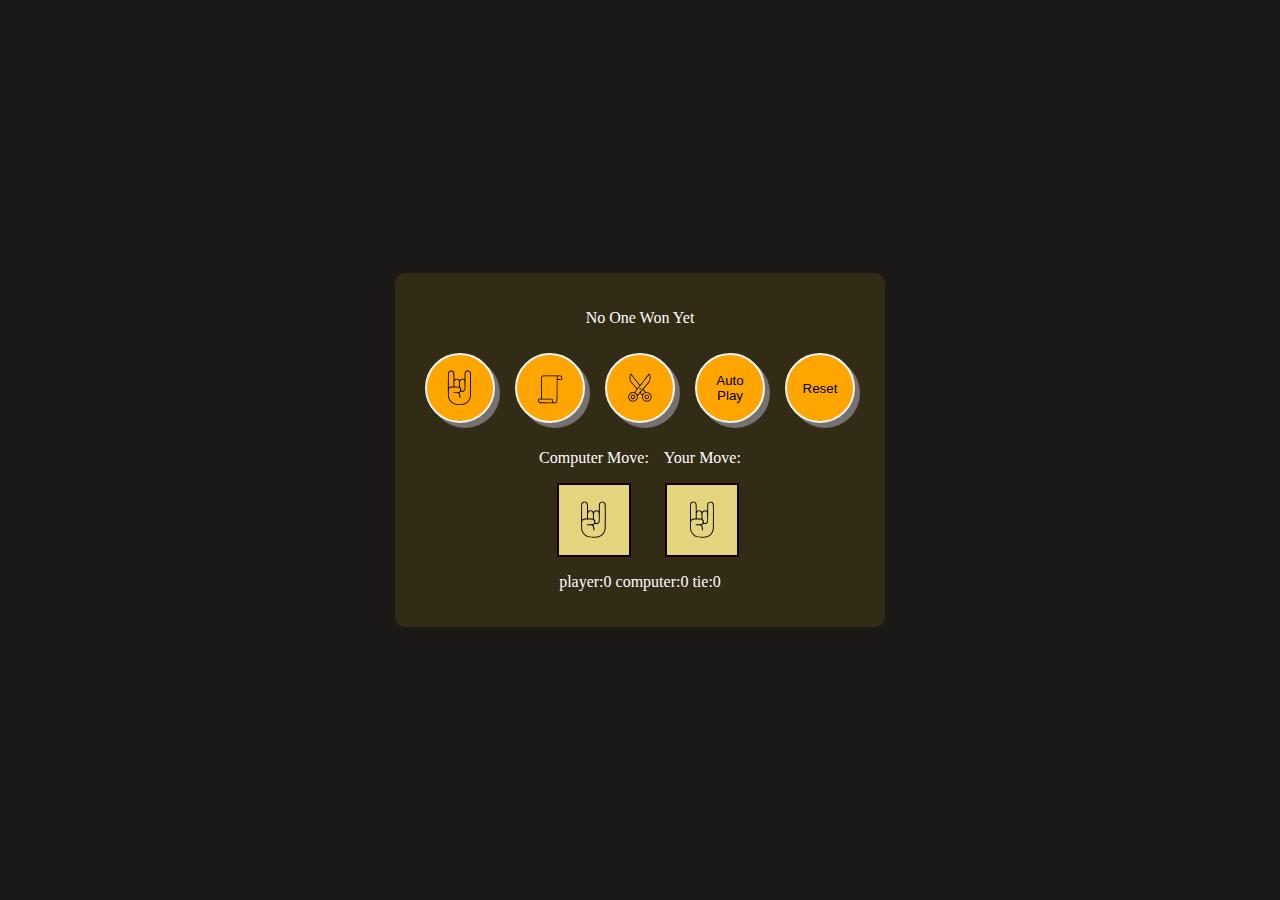
<file: RPS/rps.html>
<!DOCTYPE html>
<html lang="en">
<head>
    <meta charset="UTF-8">
    <meta name="viewport" content="width=device-width, initial-scale=1.0">
    <link rel="stylesheet" href="rps.css">
    <link href="https://fonts.googleapis.com/css2?family=Poppins&display=swap" rel="stylesheet">
    <title>Rock-Paper-Sissors</title>
    <script src="rps.js"></script>
</head>
<body>

  <div class="bigcontainer">
      <p class="who-won" style="font-family: roboto;">No One Won Yet</p>
  <div class="container">
    <button class="move js_button_rock"><img src="images/rock.svg"></button>
    <button  class="move js_button_paper"><img src="images/paper.svg"></button>
    <button class="move js_button_sissor" ><img src="images/sissor.svg"></button>
    <button class="move" onclick="autoplay()">Auto Play</button>
    <button class="move" onclick="reset()">Reset</button>
  </div>



<div class="move-div">
  <div class="move-item">
    <p class="who-move">Computer Move:</p>
    <div class="circle">
      <img class="pick" src="images/rock.svg">
    </div>
  </div>

  <div class="move-item">
    <p class="who-move">Your Move:</p>
    <div class="circle">
      <img class="pick" src="images/rock.svg">
    </div>
  </div>
</div>

    <p class="score" style="font-family: roboto;">player:0 computer:0 tie:0</p>
</div>

</body>
</html>
</file>
<file: RPS/rps.css>
body{
         font-family: 'Poppins', sans-serif;
        font-size: medium;
        background-color: rgb(27, 24, 24);
        color:white;
    }
    body {
  margin: 0;
  height: 100vh;
  display: flex;
  justify-content: center; 
  align-items: center;     
  background-color: rgba(27, 24, 24);
  font-family: roboto;
  font-size: medium;
  color: white;

}

    .bigcontainer{
       padding: 20px;
       border-radius: 10px;
      align-items: center;
      justify-content: center;
      background-color:rgba(255, 215, 0, 0.1);

    }
   
    .move img {
  width: 60%;
  height: 60%;
  object-fit: contain;
}

 .pick img {
  width: 60%;
  height: 60%;
  object-fit: contain;
}


 
    .move{
        background-color: orange;
        
        border: solid 2px whitesmoke;
        object-fit: contain;
        display: flex;
      
        width: 70px;
        height: 70px;
        justify-content: center;
        align-items: center;
        border-radius: 50%;
        cursor: pointer;
        margin: 10px;
    }
    .container{
        display: flex;
        justify-content: center;
        align-items: center;
        flex-wrap: wrap;
        text-align: center;
    }
   

    .move:hover {
  background-color: gold;
  transform: scale(1.05);
}
.move:active {
  transform: scale(0.95);
}

.move-div{
  display: flex;
  flex-direction: row;
  justify-content: center;
  align-items: center;
  text-align: center;
  gap: 15px;
}

.who-won,
.score {
  text-align: center;
  width: 100%;
}

.move-item {
  text-align: center;
}

.circle {
  width: 70px;
  height: 70px;
  background-color: rgb(227, 212, 125);
  border: 2px solid rgb(16, 1, 1);
  
  display: flex;
  align-items: center;
  justify-content: center;
  margin: auto;
}

.circle img {
  width: 40px;
  height: 40px;
  object-fit: contain;
}

.move img {
  transition: transform 0.3s ease;
}

.move:hover img {
  transform: scale(1.15);
}

.circle.highlight {
  box-shadow: 0 0 15px 5px gold;
  transform: scale(1.05);
}

button{
  box-shadow: 5px 5px 0px 0px #757171;
  transition: 0.3s;
}
button:hover{
  box-shadow: 0px 0px 0px 0px #000000;
}
</file>
<file: todo_list/to_do.css>
body{
     font-family: Arial, Helvetica, sans-serif;
}
.bigcontainer{
     margin: 0;
  height: 100vh;
  display: flex;
  justify-content: center; 
  align-items: center; 
  
}
@keyframes shadowCycle {
    0%, 100% { box-shadow: 0 4px 24px 0 rgba(255, 0, 128, 0.6); }  /* Pink */
  25%      { box-shadow: 0 4px 24px 0 rgba(0, 255, 255, 0.6); }  /* Aqua */
  50%      { box-shadow: 0 4px 24px 0 rgba(128, 0, 255, 0.6); }  /* Purple */
  75%      { box-shadow: 0 4px 24px 0 rgba(255, 255, 0, 0.6); }  /* Yellow */
}
.todo_wrapper {
    display: flex;
    flex-direction: column;
    align-items: center;
    background: linear-gradient(135deg, #fcfcfc, #f0f0f0);
    border-radius: 16px;
    box-shadow: 0 0 0 4px rgba(0, 255, 247, 0.8);
    padding: 32px 40px;
    animation: shadowCycle 4s linear infinite;
    
    transition: transform 0.3s ease-in-out;
}

.todo_wrapper:hover {
    transform: scale(1.01);
}



.js_input{
    height:30px;
    border-radius: 5px;
}
.add_btn{
    height: 30px;
    background-color: green;
    border:none;
    box-shadow: 0px -2px 6px 0px #000000;
}

.btn,button { font-family: Arial, Helvetica, sans-serif;  
       text-transform: uppercase;
       background-color: rgb(34, 225, 34);
       height: 34px;
       box-shadow: 3px 2px 0px 0px #000000;
       border-radius: 5px;
       cursor: pointer;
       transition:0.3s;

} 
.btn:hover,button:hover{
box-shadow: 0px 0px 0px 0px #000000;
}

.del_btn { font-family: Arial, Helvetica, sans-serif;  
       text-transform: uppercase;
       background-color: rgb(225, 34, 34);
       height: 34px;
       box-shadow: 3px 2px 0px 0px #000000;
       border-radius: 5px;
       cursor: pointer;
       transition:0.3s;

} 
.del_btn:hover{
box-shadow: 0px 0px 0px 0px #000000;
}


.js_date{
    height: 30px;
     box-shadow: 2px 2px 0px 0px #000000;
       border-radius: 5px;
       cursor: pointer;
       transition:0.3s;
}
.js_date:hover{
    box-shadow: 0px 0px 0px 0px #000000;
}

.todo_grid{
    display:grid;
    grid-template-columns: 200px 100px 100px;
    column-gap: 10px;
    row-gap: 10px;
    align-items: center;
}
.display_list > div {
    display: flex;
    justify-content: center;
    align-items: center;
    text-align: center;
}

/*Night mode part*/
body.dark-mode {
    background: #181a1b;
    color: #f1f1f1;
}

body.dark-mode .todo_wrapper {
    background: linear-gradient(135deg, #232526, #414345);
    color: #f1f1f1;
    box-shadow: 0 0 0 4px rgba(0,255,247,0.4);
}

body.dark-mode .js_input,
body.dark-mode .js_date {
    background: #232526;
    color: #f1f1f1;
    border: 1px solid #444;
}

body.dark-mode .btn,
body.dark-mode button,
body.dark-mode .add_btn {
    background-color: #333;
    color: #f1f1f1;
    box-shadow: 3px 2px 0px 0px #111;
}

body.dark-mode .btn:hover,
body.dark-mode button:hover,
body.dark-mode .add_btn:hover {
    background-color: #444;
}
.btn:hover,
button:hover,
.add_btn:hover,
.btn:active,
button:active,
.add_btn:active {
    box-shadow: 0px 0px 0px 0px #000000;
}
body.dark-mode .del_btn {
    background-color: #a83232;
    color: #fff;
}

body.dark-mode .display_list > div {
    background: #232526;
    color: #f1f1f1;
}
/*mobile query*/
@media (max-width: 600px) {
  .bigcontainer {
    padding: 0;
    height: auto;
    min-height: 100vh;
  }
  .todo_wrapper {
    padding: 16px 8px;
    min-width: unset;
    width: 98vw;
    box-sizing: border-box;
  }
  .todo_grid {
    grid-template-columns: 1fr;
    row-gap: 12px;
    column-gap: 0;
  }
  .js_input,
  .js_date {
    width: 100%;
    font-size: 1.1em;
  }
  .btn,
  .add_btn {
    width: 100%;
    font-size: 1.1em;
  }
  h2 {
    font-size: 1.3em;
  }
}
</file>
<file: amazon-project/styles/shared/general.css>
body {
  font-family: Roboto, Arial;
  color: rgb(33, 33, 33);
  /* The <body> element has a default margin of 8px
     on all sides. This removes the default margins. */
  margin: 0;
}

/* <p> elements have a default margin on the top
   and bottom. This removes the default margins. */
p {
  margin: 0;
}

button {
  cursor: pointer;
}

select {
  cursor: pointer;
}

input, select, button {
  font-family: Roboto, Arial;
}

.button-primary {
  color: rgb(33, 33, 33);
  background-color: rgb(255, 216, 20);
  border: 1px solid rgb(252, 210, 0);
  border-radius: 8px;
  cursor: pointer;
  box-shadow: 0 2px 5px rgba(213, 217, 217, 0.5);
}

.button-primary:hover {
  background-color: rgb(247, 202, 0);
  border: 1px solid rgb(242, 194, 0);
}

.button-primary:active {
  background: rgb(255, 216, 20);
  border-color: rgb(252, 210, 0);
  box-shadow: none;
}

.button-secondary {
  color: rgb(33, 33, 33);
  background: white;
  border: 1px solid rgb(213, 217, 217);
  border-radius: 8px;
  cursor: pointer;
  box-shadow: 0 2px 5px rgba(213, 217, 217, 0.5);
}

.button-secondary:hover {
  background-color: rgb(247, 250, 250);
}

.button-secondary:active {
  background-color: rgb(237, 253, 255);
  box-shadow: none;
}

/* These styles will limit text to 2 lines. Anything
   beyond 2 lines will be replaced with "..."
   You can find this code by using an A.I. tool or by
   searching in Google.
   https://css-tricks.com/almanac/properties/l/line-clamp/ */
.limit-text-to-2-lines {
  display: -webkit-box;
  -webkit-line-clamp: 2;
  -webkit-box-orient: vertical;
  overflow: hidden;
}

.link-primary {
  color: rgb(1, 124, 182);
  cursor: pointer;
}

.link-primary:hover {
  color: rgb(196, 80, 0);
}

/* Styles for dropdown selectors. */
select {
  color: rgb(33, 33, 33);
  background-color: rgb(240, 240, 240);
  border: 1px solid rgb(213, 217, 217);
  border-radius: 8px;
  padding: 3px 5px;
  font-size: 15px;
  cursor: pointer;
  box-shadow: 0 2px 5px rgba(213, 217, 217, 0.5);
}

select:focus,
input:focus {
  outline: 2px solid rgb(255, 153, 0);
}
</file>
<file: amazon-project/styles/shared/amazon-header.css>
.amazon-header {
  background-color: rgb(19, 25, 33);
  color: white;
  padding-left: 15px;
  padding-right: 15px;

  display: flex;
  align-items: center;
  justify-content: space-between;

  position: fixed;
  top: 0;
  left: 0;
  right: 0;
  height: 60px;
}

.amazon-header-left-section {
  width: 180px;
}

@media (max-width: 800px) {
  .amazon-header-left-section {
    width: unset;
  }
}

.header-link {
  display: inline-block;
  padding: 6px;
  border-radius: 2px;
  cursor: pointer;
  text-decoration: none;
  border: 1px solid rgba(0, 0, 0, 0);
}

.header-link:hover {
  border: 1px solid white;
}

.amazon-logo {
  width: 100px;
  margin-top: 5px;
}

.amazon-mobile-logo {
  display: none;
}

@media (max-width: 575px) {
  .amazon-logo {
    display: none;
  }

  .amazon-mobile-logo {
    display: block;
    height: 35px;
    margin-top: 5px;
  }
}

.amazon-header-middle-section {
  flex: 1;
  max-width: 850px;
  margin-left: 10px;
  margin-right: 10px;
  display: flex;
}

.search-bar {
  flex: 1;
  width: 0;
  font-size: 16px;
  height: 38px;
  padding-left: 15px;
  border: none;
  border-top-left-radius: 4px;
  border-bottom-left-radius: 4px;
  border-top-right-radius: 0;
  border-bottom-right-radius: 0;
}

.search-button {
  background-color: rgb(254, 189, 105);
  border: none;
  width: 45px;
  height: 40px;
  border-top-right-radius: 4px;
  border-bottom-right-radius: 4px;
  flex-shrink: 0;
}

.search-icon {
  height: 22px;
  margin-left: 2px;
  margin-top: 3px;
}

.amazon-header-right-section {
  width: 180px;
  flex-shrink: 0;
  display: flex;
  justify-content: end;
}

.orders-link {
  color: white;
}

.returns-text {
  display: block;
  font-size: 13px;
}

.orders-text {
  display: block;
  font-size: 15px;
  font-weight: 700;
}

.cart-link {
  color: white;
  display: flex;
  align-items: center;
  position: relative;
}

.cart-icon {
  width: 50px;
}

.cart-text {
  margin-top: 12px;
  font-size: 15px;
  font-weight: 700;
}

.cart-quantity {
  color: rgb(240, 136, 4);
  font-size: 16px;
  font-weight: 700;

  position: absolute;
  top: 4px;
  left: 22px;
  
  width: 26px;
  text-align: center;
}
</file>
<file: amazon-project/styles/pages/amazon.css>
.main {
  margin-top: 60px;
}

.products-grid {
  display: grid;

  /* - In CSS Grid, 1fr means a column will take up the
       remaining space in the grid.
     - If we write 1fr 1fr ... 1fr; 8 times, this will
       divide the grid into 8 columns, each taking up an
       equal amount of the space.
     - repeat(8, 1fr); is a shortcut for repeating "1fr"
       8 times (instead of typing out "1fr" 8 times).
       repeat(...) is a special property that works with
       display: grid; */
  grid-template-columns: repeat(8, 1fr);
}

/* @media is used to create responsive design (making the
   website look good on any screen size). This @media
   means when the screen width is 2000px or less, we
   will divide the grid into 7 columns instead of 8. */
@media (max-width: 2000px) {
  .products-grid {
    grid-template-columns: repeat(7, 1fr);
  }
}

/* This @media means when the screen width is 1600px or
   less, we will divide the grid into 6 columns. */
@media (max-width: 1600px) {
  .products-grid {
    grid-template-columns: repeat(6, 1fr);
  }
}

@media (max-width: 1300px) {
  .products-grid {
    grid-template-columns: repeat(5, 1fr);
  }
}

@media (max-width: 1000px) {
  .products-grid {
    grid-template-columns: repeat(4, 1fr);
  }
}

@media (max-width: 800px) {
  .products-grid {
    grid-template-columns: repeat(3, 1fr);
  }
}

@media (max-width: 575px) {
  .products-grid {
    grid-template-columns: repeat(2, 1fr);
  }
}

@media (max-width: 450px) {
  .products-grid {
    grid-template-columns: 1fr;
  }
}

.product-container {
  padding-top: 40px;
  padding-bottom: 25px;
  padding-left: 25px;
  padding-right: 25px;

  border-right: 1px solid rgb(231, 231, 231);
  border-bottom: 1px solid rgb(231, 231, 231);

  display: flex;
  flex-direction: column;
}

.product-image-container {
  display: flex;
  justify-content: center;
  align-items: center;

  height: 180px;
  margin-bottom: 20px;
}

.product-image {
  /* Images will overflow their container by default. To
    prevent this, we set max-width and max-height to 100%
    so they stay inside their container. */
  max-width: 100%;
  max-height: 100%;
}

.product-name {
  height: 40px;
  margin-bottom: 5px;
}

.product-rating-container {
  display: flex;
  align-items: center;
  margin-bottom: 10px;
}

.product-rating-stars {
  width: 100px;
  margin-right: 6px;
}

.product-rating-count {
  color: rgb(1, 124, 182);
  cursor: pointer;
  margin-top: 3px;
}

.product-price {
  font-weight: 700;
  margin-bottom: 10px;
}

.product-quantity-container {
  margin-bottom: 17px;
}

.product-spacer {
  flex: 1;
}

.added-to-cart {
  color: rgb(6, 125, 98);
  font-size: 16px;

  display: flex;
  align-items: center;
  margin-bottom: 8px;

  /* At first, the "Added to cart" message will
     be invisible. Use JavaScript to change the
     opacity and make it visible. */
  opacity: 0;
}

.added-to-cart img {
  height: 20px;
  margin-right: 5px;
}

.add-to-cart-button {
  width: 100%;
  padding: 8px;
  border-radius: 50px;
}
</file>
<file: amazon-project/styles/pages/checkout/checkout-header.css>
.checkout-header {
  height: 60px;
  padding-left: 30px;
  padding-right: 30px;
  background-color: white;

  display: flex;
  justify-content: center;

  position: fixed;
  top: 0;
  left: 0;
  right: 0;
  z-index: 1000;
}

.header-content {
  width: 100%;
  max-width: 1100px;

  display: flex;
  align-items: center;
}

.checkout-header-left-section {
  width: 150px;
}

.amazon-logo {
  width: 100px;
  margin-top: 12px;
}

.amazon-mobile-logo {
  display: none;
}

/* @media is used to create responsive design (making the
   website look good on any screen size). This @media
   means when the screen width is 575px or less, different
   styles (inside the {...}) will be applied. */
@media (max-width: 575px) {
  .checkout-header-left-section {
    width: auto;
  }

  .amazon-logo {
    display: none;
  }

  .amazon-mobile-logo {
    display: inline-block;
    height: 35px;
    margin-top: 5px;
  }
}

.checkout-header-middle-section {
  flex: 1;
  flex-shrink: 0;
  text-align: center;

  font-size: 25px;
  font-weight: 500;

  display: flex;
  justify-content: center;
}

.return-to-home-link {
  color: rgb(0, 113, 133);
  font-size: 23px;
  text-decoration: none;
  cursor: pointer;
}

@media (max-width: 1000px) {
  .checkout-header-middle-section {
    font-size: 20px;
    margin-right: 60px;
  }

  .return-to-home-link {
    font-size: 18px;
  }
}

@media (max-width: 575px) {
  .checkout-header-middle-section {
    margin-right: 5px;
  }
}

.checkout-header-right-section {
  text-align: right;
  width: 150px;
}

@media (max-width: 1000px) {
  .checkout-header-right-section {
    width: auto;
  }
}
</file>
<file: amazon-project/styles/pages/checkout/checkout.css>
.main {
  max-width: 1100px;
  padding-left: 30px;
  padding-right: 30px;

  margin-top: 140px;
  margin-bottom: 100px;

  /* margin-left: auto;
     margin-right auto;
     Is a trick for centering an element horizontally
     without needing a container. */
  margin-left: auto;
  margin-right: auto;
}

.page-title {
  font-weight: 700;
  font-size: 22px;
  margin-bottom: 18px;
}

.checkout-grid {
  display: grid;
  /* Here, 1fr means the first column will take
     up the remaining space in the grid. */
  grid-template-columns: 1fr 350px;
  column-gap: 12px;

  /* Use align-items: start; to prevent the elements
     in the grid from stretching vertically. */
  align-items: start;
}

@media (max-width: 1000px) {
  .main {
    max-width: 500px;
  }

  .checkout-grid {
    grid-template-columns: 1fr;
  }
}

.cart-item-container,
.payment-summary {
  border: 1px solid rgb(222, 222, 222);
  border-radius: 4px;
  padding: 18px;
}

.cart-item-container {
  margin-bottom: 12px;
}

.payment-summary {
  padding-bottom: 5px;
}

@media (max-width: 1000px) {
  .payment-summary {
    /* grid-row: 1 means this element will be placed into row
      1 in the grid. (Normally, the row that an element is
      placed in is determined by the order of the elements in
      the HTML. grid-row overrides this default ordering). */
    grid-row: 1;
    margin-bottom: 12px;
  }
}

.delivery-date {
  color: rgb(0, 118, 0);
  font-weight: 700;
  font-size: 19px;
  margin-top: 5px;
  margin-bottom: 22px;
}

.cart-item-details-grid {
  display: grid;
  /* 100px 1fr 1fr; means the 2nd and 3rd column will
     take up half the remaining space in the grid
     (they will divide up the remaining space evenly). */
  grid-template-columns: 100px 1fr 1fr;
  column-gap: 25px;
}

@media (max-width: 1000px) {
  .cart-item-details-grid {
    grid-template-columns: 100px 1fr;
    row-gap: 30px;
  }
}

.product-image {
  max-width: 100%;
  max-height: 120px;

  /* margin-left: auto;
     margin-right auto;
     Is a trick for centering an element horizontally
     without needing a container. */
  margin-left: auto;
  margin-right: auto;
}

.product-name {
  font-weight: 700;
  margin-bottom: 8px;
}

.product-price {
  color: rgb(177, 39, 4);
  font-weight: 700;
  margin-bottom: 5px;
}

.product-quantity .link-primary {
  margin-left: 3px;
}

@media (max-width: 1000px) {
  .delivery-options {
    /* grid-column: 1 means this element will be placed
       in column 1 in the grid. (Normally, the column that
       an element is placed in is determined by the order
       of the elements in the HTML. grid-column overrides
       this default ordering).
       
       / span 2 means this element will take up 2 columns
       in the grid (Normally, each element takes up 1
       column in the grid). */
    grid-column: 1 / span 2;
  }
}

.delivery-options-title {
  font-weight: 700;
  margin-bottom: 10px;
}

.delivery-option {
  display: grid;
  grid-template-columns: 24px 1fr;
  margin-bottom: 12px;
  cursor: pointer;
}

.delivery-option-input {
  margin-left: 0px;
  cursor: pointer;
}

.delivery-option-date {
  color: rgb(0, 118, 0);
  font-weight: 500;
  margin-bottom: 3px;
}

.delivery-option-price {
  color: rgb(120, 120, 120);
  font-size: 15px;
}

.payment-summary-title {
  font-weight: 700;
  font-size: 18px;
  margin-bottom: 12px;
}

.payment-summary-row {
  display: grid;
  /* 1fr auto; means the width of the 2nd column will be
     determined by the elements inside the column (auto).
     The 1st column will take up the remaining space. */
  grid-template-columns: 1fr auto;

  font-size: 15px;
  margin-bottom: 9px;
}

.payment-summary-money {
  text-align: right;
}

.subtotal-row .payment-summary-money {
  border-top: 1px solid rgb(222, 222, 222);
}

.subtotal-row div {
  padding-top: 9px;
}

.total-row {
  color: rgb(177, 39, 4);
  font-weight: 700;
  font-size: 18px;

  border-top: 1px solid rgb(222, 222, 222);
  padding-top: 18px;
}

.place-order-button {
  width: 100%;
  padding-top: 12px;
  padding-bottom: 12px;
  border-radius: 8px;

  margin-top: 11px;
  margin-bottom: 15px;
}
</file>
<file: amazon-project/styles/pages/orders.css>
.main {
  max-width: 850px;
  margin-top: 90px;
  margin-bottom: 100px;
  padding-left: 20px;
  padding-right: 20px;

  /* margin-left: auto;
     margin-right auto;
     Is a trick for centering an element horizontally
     without needing a container. */
  margin-left: auto;
  margin-right: auto;
}

.page-title {
  font-weight: 700;
  font-size: 26px;
  margin-bottom: 25px;
}

.orders-grid {
  display: grid;
  grid-template-columns: 1fr;
  row-gap: 50px;
}

.order-header {
  background-color: rgb(240, 242, 242);
  border: 1px solid rgb(213, 217, 217);

  display: flex;
  align-items: center;
  justify-content: space-between;

  padding: 20px 25px;
  border-top-left-radius: 8px;
  border-top-right-radius: 8px;
}

.order-header-left-section {
  display: flex;
  flex-shrink: 0;
}

.order-header-label {
  font-weight: 500;
}

.order-date,
.order-total {
  margin-right: 45px;
}

.order-header-right-section {
  flex-shrink: 1;
}

@media (max-width: 575px) {
  .order-header {
    flex-direction: column;
    align-items: start;
    line-height: 23px;
    padding: 15px;
  }

  .order-header-left-section {
    flex-direction: column;
  }

  .order-header-label {
    margin-right: 5px;
  }

  .order-date,
  .order-total {
    display: grid;
    grid-template-columns: auto 1fr;
    margin-right: 0;
  }

  .order-header-right-section {
    display: grid;
    grid-template-columns: auto 1fr;
  }
}

.order-details-grid {
  padding: 40px 25px;
  border: 1px solid rgb(213, 217, 217);
  border-top: none;
  border-bottom-left-radius: 8px;
  border-bottom-right-radius: 8px;

  display: grid;
  grid-template-columns: 110px 1fr 220px;
  column-gap: 35px;
  row-gap: 60px;
  align-items: center;
}

@media (max-width: 800px) {
  .order-details-grid {
    grid-template-columns: 110px 1fr;
    row-gap: 0;
    padding-bottom: 8px;
  }
}

@media (max-width: 450px) {
  .order-details-grid {
    grid-template-columns: 1fr;
  }
}

.product-image-container {
  text-align: center;
}

.product-image-container img {
  max-width: 110px;
  max-height: 110px;
}

.product-name {
  font-weight: 700;
  margin-bottom: 5px;
}

.product-delivery-date {
  margin-bottom: 3px;
}

.product-quantity {
  margin-bottom: 8px;
}

.buy-again-button {
  font-size: 15px;
  width: 140px;
  height: 36px;
  border-radius: 8px;

  display: flex;
  align-items: center;
  justify-content: center;
}

.buy-again-icon {
  width: 25px;
  margin-right: 15px;
}

.product-actions {
  align-self: start;
}

.track-package-button {
  width: 100%;
  font-size: 15px;
  padding: 8px;
}

@media (max-width: 800px) {
  .buy-again-button {
    margin-bottom: 10px;
  }

  .product-actions {
    /* grid-column: 2 means this element will be placed
       in column 2 in the grid. (Normally, the column that
       an element is placed in is determined by the order
       of the elements in the HTML. grid-column overrides
       this default ordering). */
    grid-column: 2;
    margin-bottom: 30px;
  }

  .track-package-button {
    width: 140px;
  }
}

@media (max-width: 450px) {
  .product-image-container {
    text-align: center;
    margin-bottom: 25px;
  }

  .product-image-container img {
    max-width: 150px;
    max-height: 150px;
  }

  .product-name {
    margin-bottom: 10px;
  }

  .product-quantity {
    margin-bottom: 15px;
  }

  .buy-again-button {
    width: 100%;
    margin-bottom: 15px;
  }

  .product-actions {
    /* grid-column: auto; undos grid-column: 2; from above.
       This element will now be placed in its normal column
       in the grid. */
    grid-column: auto;
    margin-bottom: 70px;
  }

  .track-package-button {
    width: 100%;
    padding: 12px;
  }
}
</file>
<file: amazon-project/styles/pages/tracking.css>
.main {
  max-width: 850px;
  margin-top: 90px;
  margin-bottom: 100px;
  padding-left: 30px;
  padding-right: 30px;

  /* margin-left: auto;
     margin-right auto;
     Is a trick for centering an element horizontally
     without needing a container. */
  margin-left: auto;
  margin-right: auto;
}

.back-to-orders-link {
  display: inline-block;
  margin-bottom: 30px;
}

.delivery-date {
  font-size: 25px;
  font-weight: 700;
  margin-bottom: 10px;
}

.product-info {
  margin-bottom: 3px;
}

.product-image {
  max-width: 150px;
  max-height: 150px;
  margin-top: 25px;
  margin-bottom: 50px;
}

.progress-labels-container {
  display: flex;
  justify-content: space-between;
  font-size: 20px;
  font-weight: 500;
  margin-bottom: 15px;
}

.current-status {
  color: rgb(6, 125, 98);
}

@media (max-width: 575px) {
  .progress-labels-container {
    font-size: 16px;
  }
}

@media (max-width: 450px) {
  .progress-labels-container {
    flex-direction: column;
    margin-bottom: 5px;
  }

  .progress-label {
    margin-bottom: 3px;
  }
}

.progress-bar-container {
  height: 25px;
  width: 100%;

  border: 1px solid rgb(200, 200, 200);
  border-radius: 50px;
  overflow: hidden;
}

.progress-bar {
  height: 100%;
  background-color: green;
  border-radius: 50px;
  width: 50%;
}
</file>
<file: docs/styles/shared/general.css>
body {
  font-family: Roboto, Arial;
  color: rgb(33, 33, 33);
  /* The <body> element has a default margin of 8px
     on all sides. This removes the default margins. */
  margin: 0;
}

/* <p> elements have a default margin on the top
   and bottom. This removes the default margins. */
p {
  margin: 0;
}

button {
  cursor: pointer;
}

select {
  cursor: pointer;
}

input, select, button {
  font-family: Roboto, Arial;
}

.button-primary {
  color: rgb(33, 33, 33);
  background-color: rgb(255, 216, 20);
  border: 1px solid rgb(252, 210, 0);
  border-radius: 8px;
  cursor: pointer;
  box-shadow: 0 2px 5px rgba(213, 217, 217, 0.5);
}

.button-primary:hover {
  background-color: rgb(247, 202, 0);
  border: 1px solid rgb(242, 194, 0);
}

.button-primary:active {
  background: rgb(255, 216, 20);
  border-color: rgb(252, 210, 0);
  box-shadow: none;
}

.button-secondary {
  color: rgb(33, 33, 33);
  background: white;
  border: 1px solid rgb(213, 217, 217);
  border-radius: 8px;
  cursor: pointer;
  box-shadow: 0 2px 5px rgba(213, 217, 217, 0.5);
}

.button-secondary:hover {
  background-color: rgb(247, 250, 250);
}

.button-secondary:active {
  background-color: rgb(237, 253, 255);
  box-shadow: none;
}

/* These styles will limit text to 2 lines. Anything
   beyond 2 lines will be replaced with "..."
   You can find this code by using an A.I. tool or by
   searching in Google.
   https://css-tricks.com/almanac/properties/l/line-clamp/ */
.limit-text-to-2-lines {
  display: -webkit-box;
  -webkit-line-clamp: 2;
  -webkit-box-orient: vertical;
  overflow: hidden;
}

.link-primary {
  color: rgb(1, 124, 182);
  cursor: pointer;
}

.link-primary:hover {
  color: rgb(196, 80, 0);
}

/* Styles for dropdown selectors. */
select {
  color: rgb(33, 33, 33);
  background-color: rgb(240, 240, 240);
  border: 1px solid rgb(213, 217, 217);
  border-radius: 8px;
  padding: 3px 5px;
  font-size: 15px;
  cursor: pointer;
  box-shadow: 0 2px 5px rgba(213, 217, 217, 0.5);
}

select:focus,
input:focus {
  outline: 2px solid rgb(255, 153, 0);
}
</file>
<file: docs/styles/shared/amazon-header.css>
.amazon-header {
  background-color: rgb(19, 25, 33);
  color: white;
  padding-left: 15px;
  padding-right: 15px;

  display: flex;
  align-items: center;
  justify-content: space-between;

  position: fixed;
  top: 0;
  left: 0;
  right: 0;
  height: 60px;
}

.amazon-header-left-section {
  width: 180px;
}

@media (max-width: 800px) {
  .amazon-header-left-section {
    width: unset;
  }
}

.header-link {
  display: inline-block;
  padding: 6px;
  border-radius: 2px;
  cursor: pointer;
  text-decoration: none;
  border: 1px solid rgba(0, 0, 0, 0);
}

.header-link:hover {
  border: 1px solid white;
}

.amazon-logo {
  width: 100px;
  margin-top: 5px;
}

.amazon-mobile-logo {
  display: none;
}

@media (max-width: 575px) {
  .amazon-logo {
    display: none;
  }

  .amazon-mobile-logo {
    display: block;
    height: 35px;
    margin-top: 5px;
  }
}

.amazon-header-middle-section {
  flex: 1;
  max-width: 850px;
  margin-left: 10px;
  margin-right: 10px;
  display: flex;
}

.search-bar {
  flex: 1;
  width: 0;
  font-size: 16px;
  height: 38px;
  padding-left: 15px;
  border: none;
  border-top-left-radius: 4px;
  border-bottom-left-radius: 4px;
  border-top-right-radius: 0;
  border-bottom-right-radius: 0;
}

.search-button {
  background-color: rgb(254, 189, 105);
  border: none;
  width: 45px;
  height: 40px;
  border-top-right-radius: 4px;
  border-bottom-right-radius: 4px;
  flex-shrink: 0;
}

.search-icon {
  height: 22px;
  margin-left: 2px;
  margin-top: 3px;
}

.amazon-header-right-section {
  width: 180px;
  flex-shrink: 0;
  display: flex;
  justify-content: end;
}

.orders-link {
  color: white;
}

.returns-text {
  display: block;
  font-size: 13px;
}

.orders-text {
  display: block;
  font-size: 15px;
  font-weight: 700;
}

.cart-link {
  color: white;
  display: flex;
  align-items: center;
  position: relative;
}

.cart-icon {
  width: 50px;
}

.cart-text {
  margin-top: 12px;
  font-size: 15px;
  font-weight: 700;
}

.cart-quantity {
  color: rgb(240, 136, 4);
  font-size: 16px;
  font-weight: 700;

  position: absolute;
  top: 4px;
  left: 22px;
  
  width: 26px;
  text-align: center;
}
</file>
<file: docs/styles/pages/orders.css>
.main {
  max-width: 850px;
  margin-top: 90px;
  margin-bottom: 100px;
  padding-left: 20px;
  padding-right: 20px;

  /* margin-left: auto;
     margin-right auto;
     Is a trick for centering an element horizontally
     without needing a container. */
  margin-left: auto;
  margin-right: auto;
}

.page-title {
  font-weight: 700;
  font-size: 26px;
  margin-bottom: 25px;
}

.orders-grid {
  display: grid;
  grid-template-columns: 1fr;
  row-gap: 50px;
}

.order-header {
  background-color: rgb(240, 242, 242);
  border: 1px solid rgb(213, 217, 217);

  display: flex;
  align-items: center;
  justify-content: space-between;

  padding: 20px 25px;
  border-top-left-radius: 8px;
  border-top-right-radius: 8px;
}

.order-header-left-section {
  display: flex;
  flex-shrink: 0;
}

.order-header-label {
  font-weight: 500;
}

.order-date,
.order-total {
  margin-right: 45px;
}

.order-header-right-section {
  flex-shrink: 1;
}

@media (max-width: 575px) {
  .order-header {
    flex-direction: column;
    align-items: start;
    line-height: 23px;
    padding: 15px;
  }

  .order-header-left-section {
    flex-direction: column;
  }

  .order-header-label {
    margin-right: 5px;
  }

  .order-date,
  .order-total {
    display: grid;
    grid-template-columns: auto 1fr;
    margin-right: 0;
  }

  .order-header-right-section {
    display: grid;
    grid-template-columns: auto 1fr;
  }
}

.order-details-grid {
  padding: 40px 25px;
  border: 1px solid rgb(213, 217, 217);
  border-top: none;
  border-bottom-left-radius: 8px;
  border-bottom-right-radius: 8px;

  display: grid;
  grid-template-columns: 110px 1fr 220px;
  column-gap: 35px;
  row-gap: 60px;
  align-items: center;
}

@media (max-width: 800px) {
  .order-details-grid {
    grid-template-columns: 110px 1fr;
    row-gap: 0;
    padding-bottom: 8px;
  }
}

@media (max-width: 450px) {
  .order-details-grid {
    grid-template-columns: 1fr;
  }
}

.product-image-container {
  text-align: center;
}

.product-image-container img {
  max-width: 110px;
  max-height: 110px;
}

.product-name {
  font-weight: 700;
  margin-bottom: 5px;
}

.product-delivery-date {
  margin-bottom: 3px;
}

.product-quantity {
  margin-bottom: 8px;
}

.buy-again-button {
  font-size: 15px;
  width: 140px;
  height: 36px;
  border-radius: 8px;

  display: flex;
  align-items: center;
  justify-content: center;
}

.buy-again-icon {
  width: 25px;
  margin-right: 15px;
}

.product-actions {
  align-self: start;
}

.track-package-button {
  width: 100%;
  font-size: 15px;
  padding: 8px;
}

@media (max-width: 800px) {
  .buy-again-button {
    margin-bottom: 10px;
  }

  .product-actions {
    /* grid-column: 2 means this element will be placed
       in column 2 in the grid. (Normally, the column that
       an element is placed in is determined by the order
       of the elements in the HTML. grid-column overrides
       this default ordering). */
    grid-column: 2;
    margin-bottom: 30px;
  }

  .track-package-button {
    width: 140px;
  }
}

@media (max-width: 450px) {
  .product-image-container {
    text-align: center;
    margin-bottom: 25px;
  }

  .product-image-container img {
    max-width: 150px;
    max-height: 150px;
  }

  .product-name {
    margin-bottom: 10px;
  }

  .product-quantity {
    margin-bottom: 15px;
  }

  .buy-again-button {
    width: 100%;
    margin-bottom: 15px;
  }

  .product-actions {
    /* grid-column: auto; undos grid-column: 2; from above.
       This element will now be placed in its normal column
       in the grid. */
    grid-column: auto;
    margin-bottom: 70px;
  }

  .track-package-button {
    width: 100%;
    padding: 12px;
  }
}
</file>
<file: docs/to_do.css>
body{
     font-family: Arial, Helvetica, sans-serif;
}
.bigcontainer{
     margin: 0;
  height: 100vh;
  display: flex;
  justify-content: center; 
  align-items: center; 
  
}
@keyframes shadowCycle {
    0%, 100% { box-shadow: 0 4px 24px 0 rgba(255, 0, 128, 0.6); }  /* Pink */
  25%      { box-shadow: 0 4px 24px 0 rgba(0, 255, 255, 0.6); }  /* Aqua */
  50%      { box-shadow: 0 4px 24px 0 rgba(128, 0, 255, 0.6); }  /* Purple */
  75%      { box-shadow: 0 4px 24px 0 rgba(255, 255, 0, 0.6); }  /* Yellow */
}
.todo_wrapper {
    display: flex;
    flex-direction: column;
    align-items: center;
    background: linear-gradient(135deg, #fcfcfc, #f0f0f0);
    border-radius: 16px;
    box-shadow: 0 0 0 4px rgba(0, 255, 247, 0.8);
    padding: 32px 40px;
    animation: shadowCycle 4s linear infinite;
    
    transition: transform 0.3s ease-in-out;
}

.todo_wrapper:hover {
    transform: scale(1.01);
}



.js_input{
    height:30px;
    border-radius: 5px;
}
.add_btn{
    height: 30px;
    background-color: green;
    border:none;
    box-shadow: 0px -2px 6px 0px #000000;
}

.btn,button { font-family: Arial, Helvetica, sans-serif;  
       text-transform: uppercase;
       background-color: rgb(34, 225, 34);
       height: 34px;
       box-shadow: 3px 2px 0px 0px #000000;
       border-radius: 5px;
       cursor: pointer;
       transition:0.3s;

} 
.btn:hover,button:hover{
box-shadow: 0px 0px 0px 0px #000000;
}

.del_btn { font-family: Arial, Helvetica, sans-serif;  
       text-transform: uppercase;
       background-color: rgb(225, 34, 34);
       height: 34px;
       box-shadow: 3px 2px 0px 0px #000000;
       border-radius: 5px;
       cursor: pointer;
       transition:0.3s;

} 
.del_btn:hover{
box-shadow: 0px 0px 0px 0px #000000;
}


.js_date{
    height: 30px;
     box-shadow: 2px 2px 0px 0px #000000;
       border-radius: 5px;
       cursor: pointer;
       transition:0.3s;
}
.js_date:hover{
    box-shadow: 0px 0px 0px 0px #000000;
}

.todo_grid{
    display:grid;
    grid-template-columns: 200px 100px 100px;
    column-gap: 10px;
    row-gap: 10px;
    align-items: center;
}
.display_list > div {
    display: flex;
    justify-content: center;
    align-items: center;
    text-align: center;
}

/*Night mode file*/
body.dark-mode {
    background: #181a1b;
    color: #f1f1f1;
}

body.dark-mode .todo_wrapper {
    background: linear-gradient(135deg, #232526, #414345);
    color: #f1f1f1;
    box-shadow: 0 0 0 4px rgba(0,255,247,0.4);
}

body.dark-mode .js_input,
body.dark-mode .js_date {
    background: #232526;
    color: #f1f1f1;
    border: 1px solid #444;
}

body.dark-mode .btn,
body.dark-mode button,
body.dark-mode .add_btn {
    background-color: #333;
    color: #f1f1f1;
    box-shadow: 3px 2px 0px 0px #111;
}

body.dark-mode .btn:hover,
body.dark-mode button:hover,
body.dark-mode .add_btn:hover {
    background-color: #444;
}
.btn:hover,
button:hover,
.add_btn:hover,
.btn:active,
button:active,
.add_btn:active {
    box-shadow: 0px 0px 0px 0px #000000;
}
body.dark-mode .del_btn {
    background-color: #a83232;
    color: #fff;
}

body.dark-mode .display_list > div {
    background: #232526;
    color: #f1f1f1;
}
</file>
<file: docs/styles/pages/tracking.css>
.main {
  max-width: 850px;
  margin-top: 90px;
  margin-bottom: 100px;
  padding-left: 30px;
  padding-right: 30px;

  /* margin-left: auto;
     margin-right auto;
     Is a trick for centering an element horizontally
     without needing a container. */
  margin-left: auto;
  margin-right: auto;
}

.back-to-orders-link {
  display: inline-block;
  margin-bottom: 30px;
}

.delivery-date {
  font-size: 25px;
  font-weight: 700;
  margin-bottom: 10px;
}

.product-info {
  margin-bottom: 3px;
}

.product-image {
  max-width: 150px;
  max-height: 150px;
  margin-top: 25px;
  margin-bottom: 50px;
}

.progress-labels-container {
  display: flex;
  justify-content: space-between;
  font-size: 20px;
  font-weight: 500;
  margin-bottom: 15px;
}

.current-status {
  color: rgb(6, 125, 98);
}

@media (max-width: 575px) {
  .progress-labels-container {
    font-size: 16px;
  }
}

@media (max-width: 450px) {
  .progress-labels-container {
    flex-direction: column;
    margin-bottom: 5px;
  }

  .progress-label {
    margin-bottom: 3px;
  }
}

.progress-bar-container {
  height: 25px;
  width: 100%;

  border: 1px solid rgb(200, 200, 200);
  border-radius: 50px;
  overflow: hidden;
}

.progress-bar {
  height: 100%;
  background-color: green;
  border-radius: 50px;
  width: 50%;
}
</file>
